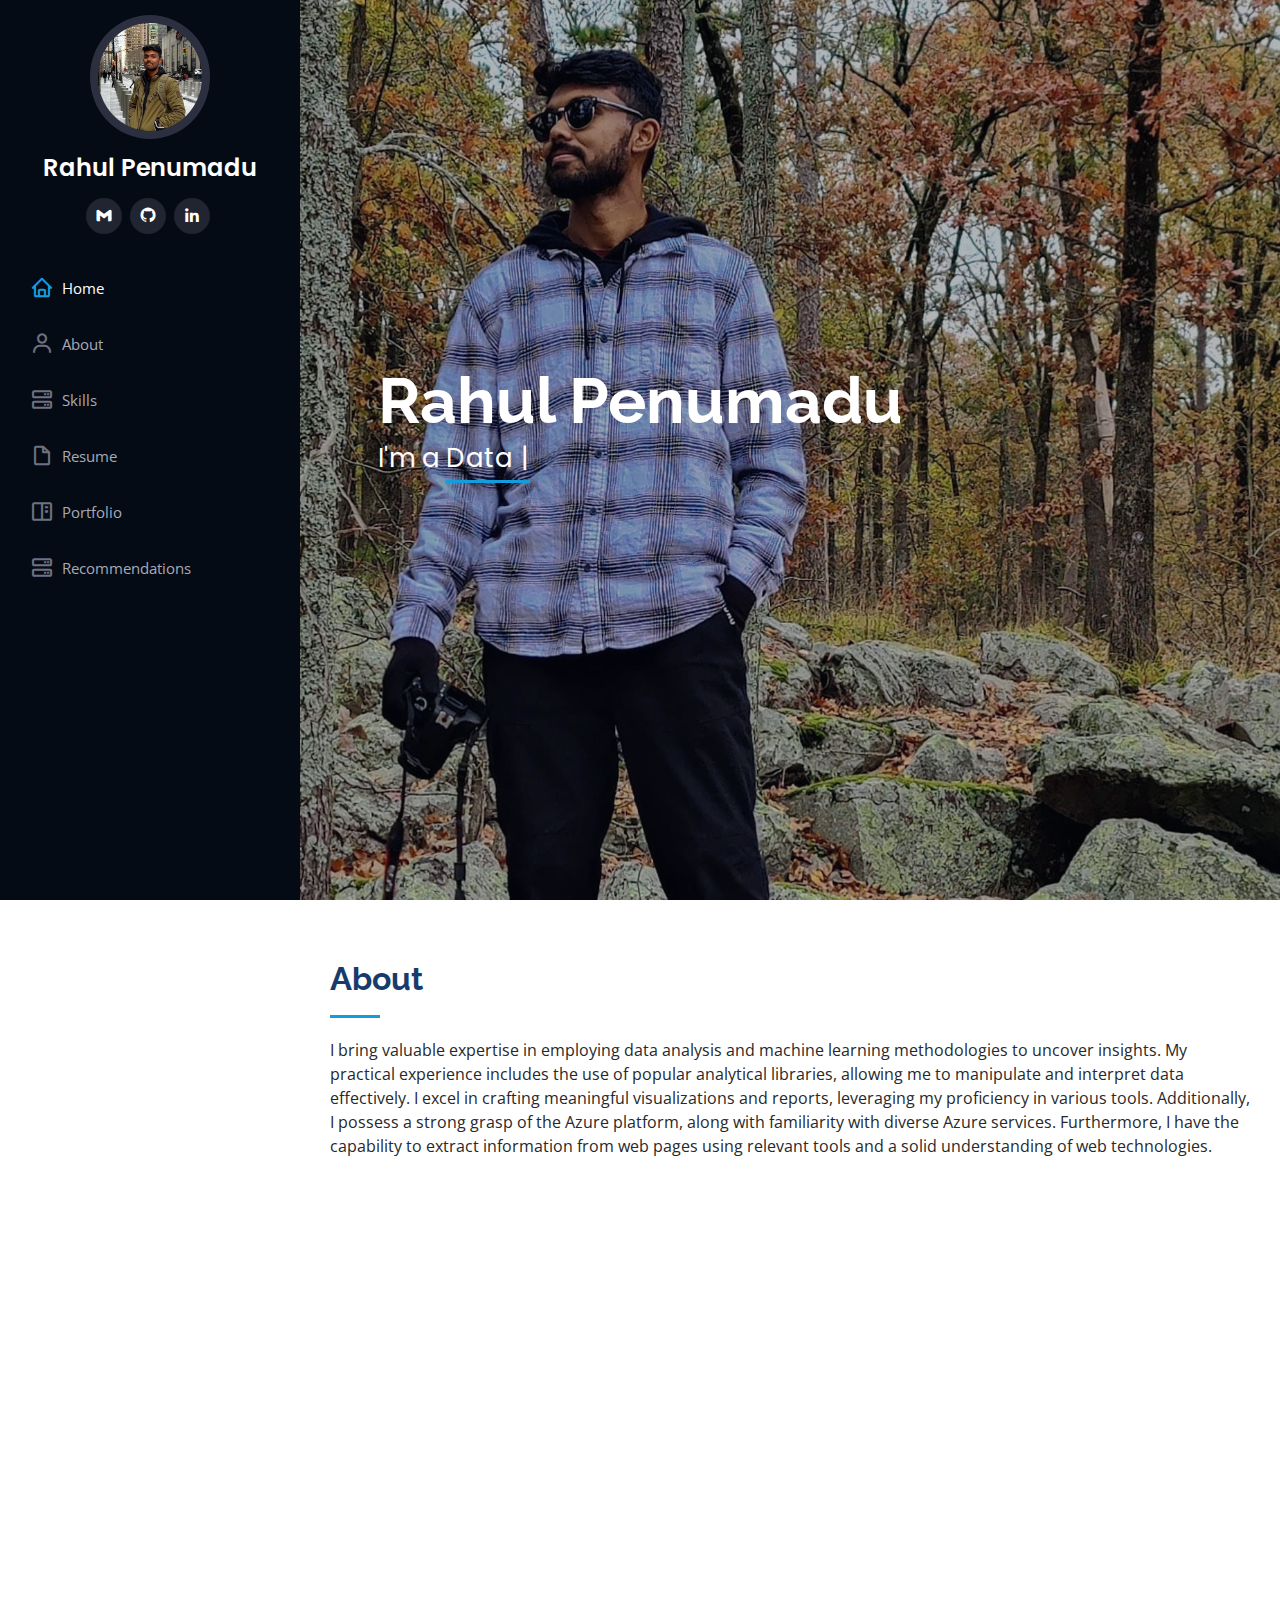
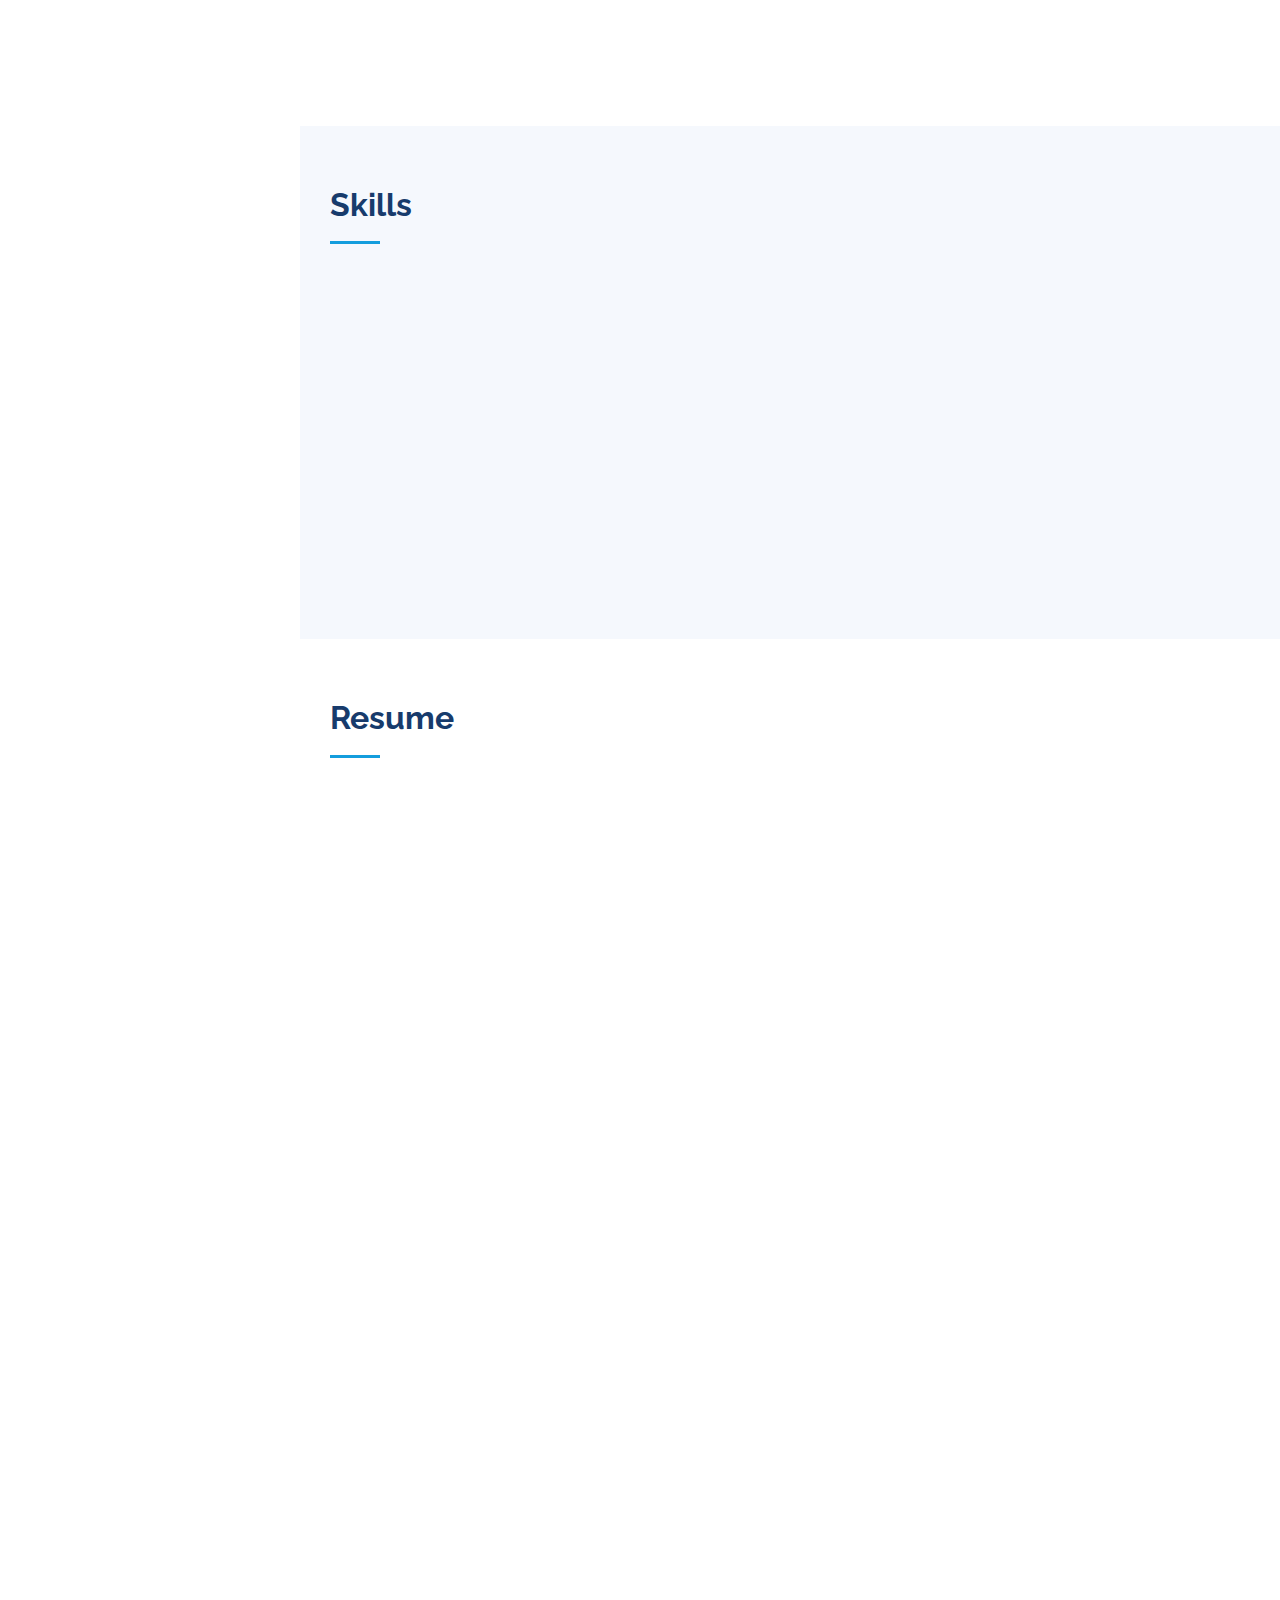
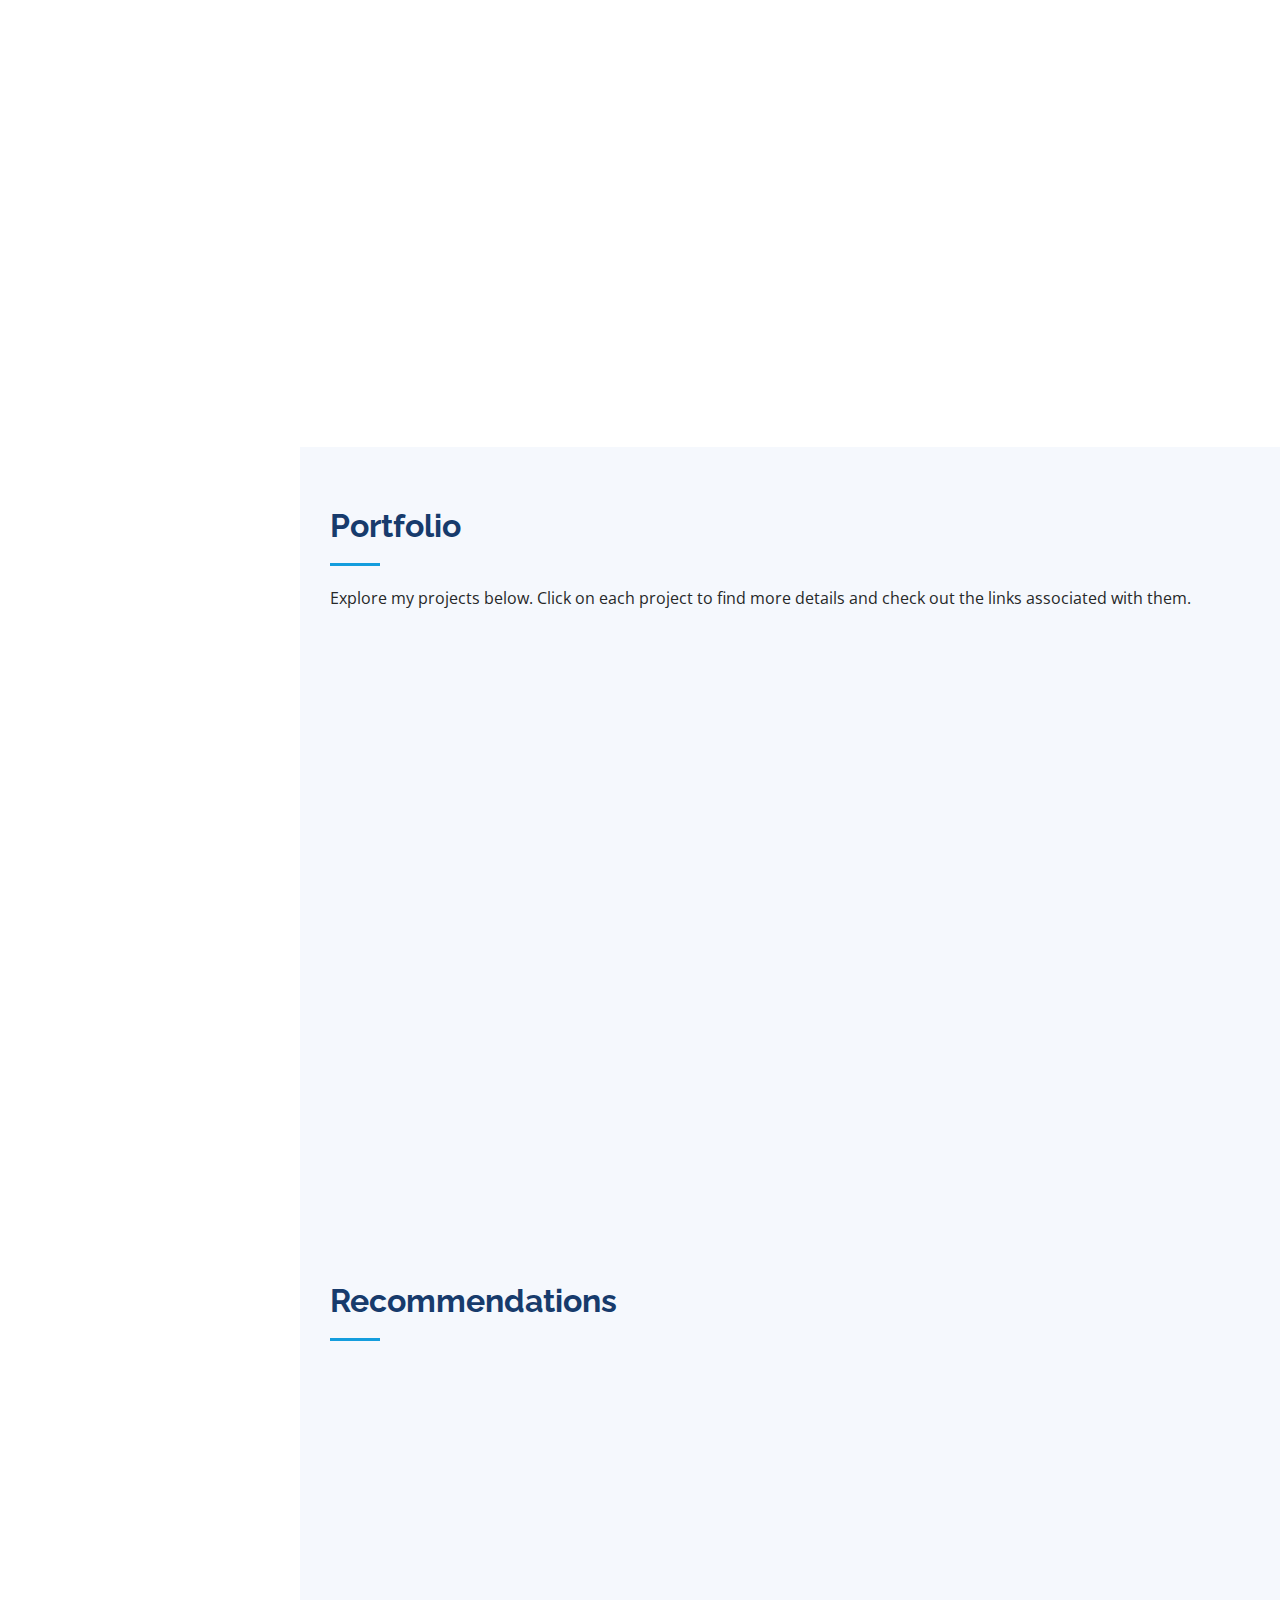
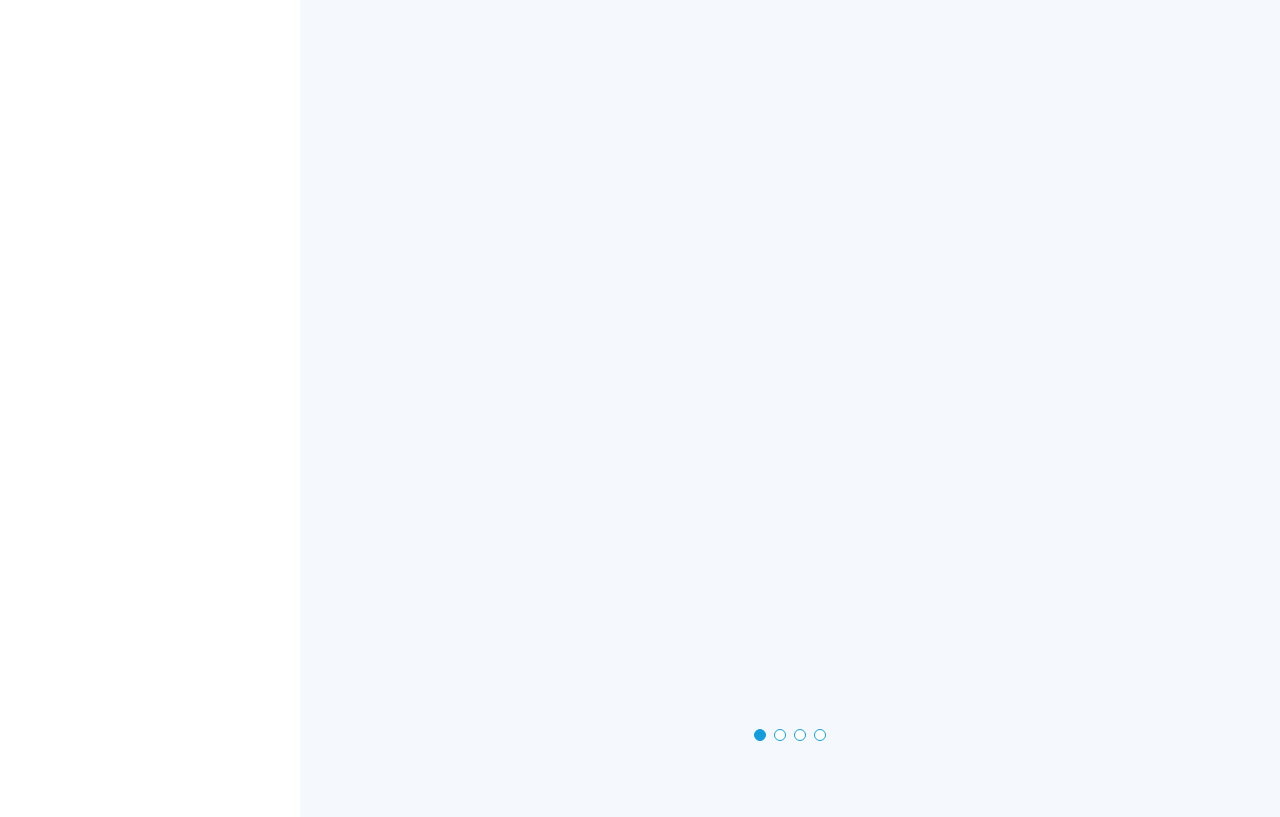
<file: index.html>
<!DOCTYPE html>
<html lang="en">

<head>
  <meta charset="utf-8">
  <meta content="width=device-width, initial-scale=1.0" name="viewport">

  <title>iPortfolio Bootstrap Template - Index</title>
  <meta content="" name="description">
  <meta content="" name="keywords">

  <!-- Favicons -->
  <link href="assets/img/favcon.png" rel="icon">
  <link href="assets/img/appe-touch-icon.png" rel="apple-touch-icon">

  <!-- Google Fonts -->
  <link href="https://fonts.googleapis.com/css?family=Open+Sans:300,300i,400,400i,600,600i,700,700i|Raleway:300,300i,400,400i,500,500i,600,600i,700,700i|Poppins:300,300i,400,400i,500,500i,600,600i,700,700i" rel="stylesheet">

  <!-- Vendor CSS Files -->
  <link href="assets/vendor/aos/aos.css" rel="stylesheet">
  <link href="assets/vendor/bootstrap/css/bootstrap.min.css" rel="stylesheet">
  <link href="assets/vendor/bootstrap-icons/bootstrap-icons.css" rel="stylesheet">
  <link href="assets/vendor/boxicons/css/boxicons.min.css" rel="stylesheet">
  <link href="assets/vendor/glightbox/css/glightbox.min.css" rel="stylesheet">
  <link href="assets/vendor/swiper/swiper-bundle.min.css" rel="stylesheet">

  <!-- Template Main CSS File -->
  <link href="assets/css/style.css" rel="stylesheet">

  <!-- =======================================================
  * Template Name: iPortfolio
  * Updated: Jan 29 2024 with Bootstrap v5.3.2
  * Template URL: https://bootstrapmade.com/iportfolio-bootstrap-portfolio-websites-template/
  * Author: BootstrapMade.com
  * License: https://bootstrapmade.com/license/
  ======================================================== -->
</head>

<body>

  <!-- ======= Mobile nav toggle button ======= -->
  <i class="bi bi-list mobile-nav-toggle d-xl-none"></i>

  <!-- ======= Header ======= -->
  <header id="header">
    <div class="d-flex flex-column">

      <div class="profile">
        <img src="assets/img/portfolio/PROFILEPIC.jpeg" alt="" class="img-fluid rounded-circle">
        <h1 class="text-light"><a href="index.html">Rahul Penumadu</a></h1>
        <div class="social-links mt-3 text-center">
          <a href="mailto:penumaduvenkata@gmail.com" class="gmail"><i class="bx bxl-gmail"></i></a>
          <!-- <a href="#" class="facebook"><i class="bx bxl-facebook"></i></a> -->
          <a href="https://github.com/rahul-penumadu" class="github"><i class="bx bxl-github"></i></a>
          <!--<a href="#" class="google-plus"><i class="bx bxl-skype"></i></a> -->
          <a href="https://www.linkedin.com/in/rahul-penumadu/" class="linkedin"><i class="bx bxl-linkedin"></i></a>
        </div>
      </div>
      
      <nav id="navbar" class="nav-menu navbar">
        <ul>
          <li><a href="#hero" class="nav-link scrollto active"><i class="bx bx-home"></i> <span>Home</span></a></li>
          <li><a href="#about" class="nav-link scrollto"><i class="bx bx-user"></i> <span>About</span></a></li>
          <li><a href="#skills" class="nav-link scrollto"><i class="bx bx-server"></i> <span>Skills</span></a></li>
          <li><a href="#resume" class="nav-link scrollto"><i class="bx bx-file-blank"></i> <span>Resume</span></a></li>
          <li><a href="#portfolio" class="nav-link scrollto"><i class="bx bx-book-content"></i> <span>Portfolio</span></a></li>
          <li><a href="#testimonials" class="nav-link scrollto"><i class="bx bx-server"></i> <span>Recommendations</span></a></li>

        </ul>
      </nav><!-- .nav-menu -->
    </div>
  </header><!-- End Header -->

  <!-- ======= Hero Section ======= -->
  <section id="hero" class="d-flex flex-column justify-content-center align-items-center">
    <div class="hero-container" data-aos="fade-in">
      <h1>Rahul Penumadu</h1>
      <p>I'm a <span class="typed" data-typed-items="Data Analyst, Data Scientist, ML Engineer"></span></p>
    </div>
  </section><!-- End Hero -->

  <main id="main">

    <!-- ======= About Section ======= -->
    <section id="about" class="about">
      <div class="container">

        <div class="section-title">
          <h2>About</h2>
          <p>I bring valuable expertise in employing data analysis and machine learning methodologies to uncover insights. My practical experience includes the use of popular analytical libraries, allowing me to manipulate and interpret data effectively. I excel in crafting meaningful visualizations and reports, leveraging my proficiency in various tools. Additionally, I possess a strong grasp of the Azure platform, along with familiarity with diverse Azure services. Furthermore, I have the capability to extract information from web pages using relevant tools and a solid understanding of web technologies.
          </p>
        </div>

        <div class="row">

          <div class="col-lg-8 pt-4 pt-lg-0 content" data-aos="fade-left">
           
            <h3>Versatile Data Professional:   Bridging the Realms of Data Analytics and Machine Learning</h3>

            <p class="fst-italic">
              
            </p>
            <div class="row">
              <div class="col-lg-6">
                <ul>
                   <!--<li><i class="bi bi-chevron-right"></i> <strong>Birthday:</strong> <span>11 April 1999</span></li>
                  <li><i class="bi bi-chevron-right"></i> <strong>Age:</strong> <span>25</span></li>
                 <li><i class="bi bi-chevron-right"></i> <strong>Highest Education:</strong> <span>Masters</span></li>-->
                  <li><i class="bi bi-chevron-right"></i> <strong>Phone:</strong> <span>+1 (475) 309-2596</span></li>
                  <li><i class="bi bi-chevron-right"></i> <strong>City:</strong> <span>Dallas, USA</span></li>
                </ul>
              </div>
              <div class="col-lg-6">
                <ul>

                  <li><i class="bi bi-chevron-right"></i> <strong>Degree:</strong> <span>Master</span></li>
                  <li><i class="bi bi-chevron-right"></i> <strong>Email:</strong> <span>penumaduvenkata@gmail.com</span></li>
                 <!-- <li><i class="bi bi-chevron-right"></i> <strong>Freelance:</strong> <span>Available</span></li>-->
                </ul>
              </div>
            </div>
            <p>
              In my role at Tata Consultancy Services, as an Identity and Access Management Data Analyst, I spearheaded cross-functional collaboration to ensure GDPR compliance and implemented data-driven initiatives. This resulted in improved efficiency and streamlined reporting accuracy by leveraging SQL, Azure AD, and MySQL. Subsequently, as a Data Analyst at the University of Tennessee, I led impactful contributions to 3D data querying in X-ray tomography. My responsibilities included designing a sophisticated web interface for visualizing intricate data, showcasing my commitment to precision and organizational excellence. Currently, as a Computer Lab Assistant at the University of Texas at Arlington, I deliver exceptional customer service and actively contribute to new lab installations and supply management, highlighting my versatility.
            </p>
          </div>
        </div>

      </div>
    </section><!-- End About Section -->

    <!-- ======= Facts Section ======= -->
    <section id="facts" class="facts">
      <div class="container">

        <div class="section-title">
         <!-- <h2>Facts</h2>
          <p>Magnam dolores commodi suscipit. Necessitatibus eius consequatur ex aliquid fuga eum quidem. Sit sint consectetur velit. Quisquam quos quisquam cupiditate. Et nemo qui impedit suscipit alias ea. Quia fugiat sit in iste officiis commodi quidem hic quas.</p>
          </div>

        <div class="row no-gutters">

          <div class="col-lg-3 col-md-6 d-md-flex align-items-md-stretch" data-aos="fade-up">
            <div class="count-box">
              <i class="bi bi-emoji-smile"></i>
              <span data-purecounter-start="0" data-purecounter-end="232" data-purecounter-duration="1" class="purecounter"></span>
              <p><strong>Happy Clients</strong> consequuntur quae</p>
            </div>
          </div>

          <div class="col-lg-3 col-md-6 d-md-flex align-items-md-stretch" data-aos="fade-up" data-aos-delay="100">
            <div class="count-box">
              <i class="bi bi-journal-richtext"></i>
              <span data-purecounter-start="0" data-purecounter-end="521" data-purecounter-duration="1" class="purecounter"></span>
              <p><strong>Projects</strong> adipisci atque cum quia aut</p>
            </div>
          </div>

          <div class="col-lg-3 col-md-6 d-md-flex align-items-md-stretch" data-aos="fade-up" data-aos-delay="200">
            <div class="count-box">
              <i class="bi bi-headset"></i>
              <span data-purecounter-start="0" data-purecounter-end="1453" data-purecounter-duration="1" class="purecounter"></span>
              <p><strong>Hours Of Support</strong> aut commodi quaerat</p>
            </div>
          </div>

          <div class="col-lg-3 col-md-6 d-md-flex align-items-md-stretch" data-aos="fade-up" data-aos-delay="300">
            <div class="count-box">
              <i class="bi bi-people"></i>
              <span data-purecounter-start="0" data-purecounter-end="32" data-purecounter-duration="1" class="purecounter"></span>
              <p><strong>Hard Workers</strong> rerum asperiores dolor</p>
            </div>
          </div>
        -->
        </div>

      </div>
    </section><!-- End Facts Section -->

    <!-- ======= Skills Section ======= -->
    
    <section id="skills" class="skills section-bg">
      <div class="container">
        <div class="section-title">
          <h2>Skills</h2>
        </div>
    
        <div class="skills-content" data-aos="fade-up">
          <div class="skill-box">
            <span class="skill">MS Power BI</span>
          </div>
    
          <div class="skill-box">
            <span class="skill">Azure AD</span>
          </div>

          <div class="skill-box">
            <span class="skill">Azure SQL Database</span>
          </div>
    
          <div class="skill-box">
            <span class="skill">Tableau</span>
          </div>
    
          <div class="skill-box">
            <span class="skill">CyberArk</span>
          </div>
    
          <div class="skill-box">
            <span class="skill">MS Excel</span>
          </div>
    
          <div class="skill-box">
            <span class="skill">ParaView</span>
          </div>
    
          <div class="skill-box">
            <span class="skill">Jupyter Notebook</span>
          </div>
    
          <div class="skill-box">
            <span class="skill">SailPoint</span>
          </div>
    
          <!-- Add MySQL, PostgreSQL, and Python -->
          <div class="skill-box">
            <span class="skill">MySQL</span>
          </div>
     
          <div class="skill-box">
            <span class="skill">PostgreSQL</span>
          </div>
    
          <div class="skill-box">
            <span class="skill">Python</span>
          </div>
    
          <!-- Add NumPy, Pandas, SciKit-Learn, Matplotlib, and Seaborn -->
          <div class="skill-box">
            <span class="skill">NumPy</span>
          </div>
    
          <div class="skill-box">
            <span class="skill">Pandas</span>
          </div>
    
          <div class="skill-box">
            <span class="skill">SciKit-Learn</span>
          </div>
    
          <div class="skill-box">
            <span class="skill">Matplotlib</span>
          </div>
    
          <div class="skill-box">
            <span class="skill">Seaborn</span>
          </div>
        </div>
      </div>
    </section>
    
    
    <!-- End Skills Section -->

    <!-- ======= Resume Section ======= -->
    <section id="resume" class="resume">
      <div class="container">

        <div class="section-title">
          <h2>Resume</h2>
          
        </div>

        <div class="row">
          <div class="col-lg-6" data-aos="fade-up">
            <h3 class="resume-title">Summary</h3>
            <div class="resume-item pb-0">
              <h4>Venkata Sai Rahul Penumadu</h4>
              <p><em>• Proficient with data analysis and machine learning concepts, as well as hands-on experience with a variety of analytical libraries such as NumPy, Pandas and SciKit-Learn 
                • Familiarity with data visualization tools such as Tableau, Power BI, Matplotlib and Seaborn
                • Strong working knowledge with Azure platform especially with Azure AD and familiar with working of other Azure services 
                • Ability to extract data from web pages using libraries such as BeautifulSoup and, understanding of HTML, CSS, and JavaScript for web page 
                </em></p>
              <ul>
                <li>Dallas, TX</li>
                <li>(475) 309-2596</li>
                <li>penumaduvenkata@gmail.com</li>
              </ul>
            </div>

            <h3 class="resume-title">Education</h3>
            <div class="resume-item">
              <h4>Master of Science in Computer Science</h4>
              <h5>2022 - 2024 |  CGPA : 4.00</h5>
              <p><em>University of Texas at Arlington</em></p>
              <p></p>
            </div>
            <div class="resume-item">
              <h4>Bachelor of Technology in Computer Science</h4>
              <h5>2016 - 2020 |  CGPA : 3.66</h5>
              <p><em>Karunya Institute of Technology and Sciences</em></p>
              <p></p> </div>
              <h3 class="resume-title">Certifications </h3>
              <div class="resume-item">
                <h5>Microsoft Certified-Azure Fundamentals (AZ 900)</h5>
                <h5>Microsoft Certified: Azure AI Fundamentals (AI 900)</h5>
                
              </div>
            </div>
          
          <div class="col-lg-6" data-aos="fade-up" data-aos-delay="100">
            <h3 class="resume-title">Professional Experience</h3>
            <div class="resume-item">
              <h4>Identity and Access Management Data Analyst - Tata Consultancy Services</h4>
              <h5> Nov 2020 - June 2022</h5>
              <p><em> </em></p>
              <ul>
                <li>Spearheaded cross-functional collaboration with IAM, Legal, and IT Security teams to ensure GDPR and industry compliance alignment</li>
                <li>Leveraged Azure AD and Azure SQL Database for in-depth access log analysis, resulting in a 10% improvement in compliance reporting accuracy and enabling proactive identification of potential risks </li>
                <li>Analyzed access tickets (status, aging, resolution) to identify access control improvements & potential security risks, optimizing resource allocation</li>
                <li>Identified high-impact client issues and prioritized access control improvements based on ticket trends (type, frequency). This resulted in a 15% increase in efficiency, streamlining the access request process for users</li>
                <li>Conducted comprehensive risk assessments using Power BI, collaborating with cross-functional teams to implement mitigation strategies, and achieving a 15% reduction in identified risks</li>
              <li>Conducted root cause analysis to resolve access and synchronization issues, enhancing data integrity and system reliability</li>
              </ul>
            </div>
            <div class="resume-item">
              <h4>Data Analyst Intern – University of Tennessee</h4>
              <h5>June 2023 - July 2023</h5>
              <p><em></em></p>
              <ul>
                <li>Led pivotal contributions to data analysis and 3D data querying in X-ray tomography and sample reconstruction using Paraview</li>
                <li>Designed and implemented a sophisticated web interface for visualizing complex data, including original 2D slices and segmented images highlighting air, solid, and pore/air regions</li>
                <li>Demonstrated meticulous data management skills to ensure precision and organization in handling X-ray tomography data during my tenure</li>
              </ul>
            </div>
          </div>
        </div>

      </div>
    </section><!-- End Resume Section -->

    <!-- ======= Portfolio Section ======= -->
    <section id="portfolio" class="portfolio section-bg">
      <div class="container">

        <div class="section-title">
          <h2>Portfolio</h2>
          <p>Explore my projects below. Click on each project to find more details and check out the links associated with them.</p>
        </div>
        

        <div class="row" data-aos="fade-up">
          <div class="col-lg-12 d-flex justify-content-center">
            <ul id="portfolio-flters">
              <li data-filter="*" class="filter-active">All</li>
              <li data-filter=".filter-app">Data Analytics</li>
              <li data-filter=".filter-card">Machine Learning</li>
              <!--<li data-filter=".filter-web">Web</li>-->
            </ul>
          </div>
        </div>

        <div class="row portfolio-container" data-aos="fade-up" data-aos-delay="100">

          <div class="col-lg-4 col-md-6 portfolio-item filter-app">
            <div class="portfolio-wrap">
              <img src="assets/img/portfolio/IMDB_THUMBB121212.jpeg" class="img-fluid" alt="">
              <div class="portfolio-links">
                
                <a href="portfolio-details_cricket.html" title="More Details"><i class="bx bx-link"></i></a>
              </div>
            </div>
          </div>

          <div class="col-lg-4 col-md-6 portfolio-item filter-card">
            <div class="portfolio-wrap">
              <img src="assets/img/portfolio/HEALTH_THUMB.webp" class="img-fluid" alt="">
              <div class="portfolio-links">
                <a href="portfolio-details_cluster.html" title="More Details"><i class="bx bx-link"></i></a>
              </div>
            </div>
          </div>

          <div class="col-lg-4 col-md-6 portfolio-item filter-app">
            <div class="portfolio-wrap">
              <img src="assets/img/portfolio/Motor-Vehicle_THUMBB.webp" class="img-fluid" alt="">
              <div class="portfolio-links">
                <a href="portfolio-details_motor.html" title="More Details"><i class="bx bx-link"></i></a>
              </div>
            </div>
          </div>

          <div class="col-lg-4 col-md-6 portfolio-item filter-card">
            <div class="portfolio-wrap">
              <img src="assets/img/Term-Deposit.jpg" class="img-fluid" alt="">
              <div class="portfolio-links">
                <a href="portfolio-details_DT.html" title="More Details"><i class="bx bx-link"></i></a>
              </div>
            </div>
          </div>

                    <div class="col-lg-4 col-md-6 portfolio-item filter-app">
            <div class="portfolio-wrap">
              <img src="assets/img/portfolio/output_image_resized.png" class="img-fluid" alt="">
              <div class="portfolio-links">
                <a href="portfolio-details_sales.html" title="More Details"><i class="bx bx-link"></i></a>
              </div>
            </div>
          </div>
<!--
          <div class="col-lg-4 col-md-6 portfolio-item filter-web">
            <div class="portfolio-wrap">
              <img src="assets/img/portfolio/portfolio-5.jpg" class="img-fluid" alt="">
              <div class="portfolio-links">
                <a href="assets/img/portfolio/portfolio-5.jpg" data-gallery="portfolioGallery" class="portfolio-lightbox" title="Web 2"><i class="bx bx-plus"></i></a>
                <a href="portfolio-details.html" title="More Details"><i class="bx bx-link"></i></a>
              </div>
            </div>
          </div>

          <div class="col-lg-4 col-md-6 portfolio-item filter-app">
            <div class="portfolio-wrap">
              <img src="assets/img/portfolio/portfolio-6.jpg" class="img-fluid" alt="">
              <div class="portfolio-links">
                <a href="assets/img/portfolio/portfolio-6.jpg" data-gallery="portfolioGallery" class="portfolio-lightbox" title="App 3"><i class="bx bx-plus"></i></a>
                <a href="portfolio-details.html" title="More Details"><i class="bx bx-link"></i></a>
              </div>
            </div>
          </div>

          <div class="col-lg-4 col-md-6 portfolio-item filter-card">
            <div class="portfolio-wrap">
              <img src="assets/img/portfolio/portfolio-7.jpg" class="img-fluid" alt="">
              <div class="portfolio-links">
                <a href="assets/img/portfolio/portfolio-7.jpg" data-gallery="portfolioGallery" class="portfolio-lightbox" title="Card 1"><i class="bx bx-plus"></i></a>
                <a href="portfolio-details.html" title="More Details"><i class="bx bx-link"></i></a>
              </div>
            </div>
          </div>

          <div class="col-lg-4 col-md-6 portfolio-item filter-card">
            <div class="portfolio-wrap">
              <img src="assets/img/portfolio/portfolio-8.jpg" class="img-fluid" alt="">
              <div class="portfolio-links">
                <a href="assets/img/portfolio/portfolio-8.jpg" data-gallery="portfolioGallery" class="portfolio-lightbox" title="Card 3"><i class="bx bx-plus"></i></a>
                <a href="portfolio-details.html" title="More Details"><i class="bx bx-link"></i></a>
              </div>
            </div>
          </div>

          <div class="col-lg-4 col-md-6 portfolio-item filter-web">
            <div class="portfolio-wrap">
              <img src="assets/img/portfolio/portfolio-9.jpg" class="img-fluid" alt="">
              <div class="portfolio-links">
                <a href="assets/img/portfolio/portfolio-9.jpg" data-gallery="portfolioGallery" class="portfolio-lightbox" title="Web 3"><i class="bx bx-plus"></i></a>
                <a href="portfolio-details.html" title="More Details"><i class="bx bx-link"></i></a>
              </div>
            </div>
          </div>

        -->      </div>

      </div>
    </section><!-- End Portfolio Section -->

    <!-- ======= Services Section =======
    <section id="services" class="services">
      <div class="container">

        <div class="section-title">
          <h2>Services</h2>
          <p>Magnam dolores commodi suscipit. Necessitatibus eius consequatur ex aliquid fuga eum quidem. Sit sint consectetur velit. Quisquam quos quisquam cupiditate. Et nemo qui impedit suscipit alias ea. Quia fugiat sit in iste officiis commodi quidem hic quas.</p>
        </div>

        <div class="row">
          <div class="col-lg-4 col-md-6 icon-box" data-aos="fade-up">
            <div class="icon"><i class="bi bi-briefcase"></i></div>
            <h4 class="title"><a href="">Lorem Ipsum</a></h4>
            <p class="description">Voluptatum deleniti atque corrupti quos dolores et quas molestias excepturi sint occaecati cupiditate non provident</p>
          </div>
          <div class="col-lg-4 col-md-6 icon-box" data-aos="fade-up" data-aos-delay="100">
            <div class="icon"><i class="bi bi-card-checklist"></i></div>
            <h4 class="title"><a href="">Dolor Sitema</a></h4>
            <p class="description">Minim veniam, quis nostrud exercitation ullamco laboris nisi ut aliquip ex ea commodo consequat tarad limino ata</p>
          </div>
          <div class="col-lg-4 col-md-6 icon-box" data-aos="fade-up" data-aos-delay="200">
            <div class="icon"><i class="bi bi-bar-chart"></i></div>
            <h4 class="title"><a href="">Sed ut perspiciatis</a></h4>
            <p class="description">Duis aute irure dolor in reprehenderit in voluptate velit esse cillum dolore eu fugiat nulla pariatur</p>
          </div>
          <div class="col-lg-4 col-md-6 icon-box" data-aos="fade-up" data-aos-delay="300">
            <div class="icon"><i class="bi bi-binoculars"></i></div>
            <h4 class="title"><a href="">Magni Dolores</a></h4>
            <p class="description">Excepteur sint occaecat cupidatat non proident, sunt in culpa qui officia deserunt mollit anim id est laborum</p>
          </div>
          <div class="col-lg-4 col-md-6 icon-box" data-aos="fade-up" data-aos-delay="400">
            <div class="icon"><i class="bi bi-brightness-high"></i></div>
            <h4 class="title"><a href="">Nemo Enim</a></h4>
            <p class="description">At vero eos et accusamus et iusto odio dignissimos ducimus qui blanditiis praesentium voluptatum deleniti atque</p>
          </div>
          <div class="col-lg-4 col-md-6 icon-box" data-aos="fade-up" data-aos-delay="500">
            <div class="icon"><i class="bi bi-calendar4-week"></i></div>
            <h4 class="title"><a href="">Eiusmod Tempor</a></h4>
            <p class="description">Et harum quidem rerum facilis est et expedita distinctio. Nam libero tempore, cum soluta nobis est eligendi</p>
          </div>
        </div>

      </div>
    </section> End Services Section -->

    <!-- ======= Testimonials Section ======= -->
    <section id="testimonials" class="testimonials section-bg">
      <div class="container">

        <div class="section-title">
          <h2>Recommendations</h2>
          
        </div>

        <div class="testimonials-slider swiper" data-aos="fade-up" data-aos-delay="100">
          <div class="swiper-wrapper">

            <div class="swiper-slide">
              <div class="testimonial-item" data-aos="fade-up">
                <p>
                  <i class="bx bxs-quote-alt-left quote-icon-left"></i>
                  During his tenure at Tata Consultancy Services, Rahul consistently demonstrated exemplary communication skills. His ability to articulate complex ideas and actively listen to others contributed significantly to cross-functional collaboration. Rahul's leadership qualities were evident in his proactive approach to ensuring GDPR compliance, showcasing strong problem-solving skills and analytical thinking. His teamwork and collaboration were commendable, fostering positive relationships within the team. Rahul's adaptability and resourcefulness in finding solutions made him an invaluable asset to our organization.


                  <i class="bx bxs-quote-alt-right quote-icon-right"></i>
                </p>
                
                <h3>Tapos Das</h3>
                <h4>Technical Architect</h4>
              </div>
            </div><!-- End testimonial item -->

            <div class="swiper-slide">
              <div class="testimonial-item" data-aos="fade-up" data-aos-delay="100">
                <p>
                  <i class="bx bxs-quote-alt-left quote-icon-left"></i>
                  Rahul's contributions to our team at Tata Consultancy Services were marked by strong leadership abilities and a customer-focused approach. His communication skills were instrumental in fostering positive relationships with cross-functional teams and clients alike. Rahul's adaptability to changing circumstances and openness to new ideas were evident in his role, contributing to process improvements and innovation. His initiative and self-starter mentality were evident in his consistent willingness to take on additional responsibilities, showcasing a proactive approach that positively impacted our team dynamics.
                  <i class="bx bxs-quote-alt-right quote-icon-right"></i>
                </p>
                
                <h3>Ankan Chandra</h3>
                <h4>IAM Cosultant</h4>
              </div>
            </div><!-- End testimonial item -->
                        
            <div class="swiper-slide">
   <div class="testimonial-item" data-aos="fade-up" data-aos-delay="100">
                      <p>
                  <i class="bx bxs-quote-alt-left quote-icon-left"></i>
                 I highly recommend Venkata Sai Rahul Penumadu for a full-time data analytics and data science position. I have known Rahul since May 2023, supervising him as a research intern at the University of Tennessee, Knoxville. Rahul excelled in developing a web-based application for visualizing additive manufactured metal parts' data sets using x-ray imaging. As a project manager, I've mentored numerous researchers, and Rahul stands out as one of the most proactive and rapid learners, achieving tasks that would take others months. He adeptly navigated materials science engineering concepts, leveraging his computer science background in CSS, Java, HTML, and Python. Rahul is equally effective independently and in cross-functional teams, contributing to critical project updates. With excellent time management, Rahul's proactive approach and versatility make him an ideal candidate for a data analytics and data science role.
                  <i class="bx bxs-quote-alt-right quote-icon-right"></i>
                </p>
                 <h3>Stephen Young</h3>
                <h4> Research Scientist </h4>
            
      
   </div>
</div> 
               
            <div class="swiper-slide">
              <div class="testimonial-item" data-aos="fade-up" data-aos-delay="200">
                <p>
                  <i class="bx bxs-quote-alt-left quote-icon-left"></i>
                  I had the pleasure of working closely with Rahul during his role as an Identity and Access Management Data Analyst at Tata Consultancy Services. His effective time management and commitment to meeting deadlines were notable, reflecting his efficient workflow. Rahul's attention to detail and consistency in delivering quality results were evident in his work, especially when implementing data-driven compliance initiatives. His innovative thinking and willingness to explore new ideas showcased a proactive approach to problem-solving. Rahul's initiative and self-starter mentality made a positive impact on the overall efficiency of our team.
                  <i class="bx bxs-quote-alt-right quote-icon-right"></i>
                </p>
                
                <h3>Srikar Peddikuppa</h3>
                <h4>Information System Security Officer</h4>
              </div>
            </div><!-- End testimonial item -->

            </div><!-- End testimonial item -->

            
            </div><!-- End testimonial item -->

          </div>
          <div class="swiper-pagination"></div>
        </div>

      </div>
    </section><!-- End Testimonials Section -->

    <!-- ======= Contact Section ======= 
    <section id="contact" class="contact">
      <div class="container">

        <div class="section-title">
          <h2>Contact</h2>
          <p>Magnam dolores commodi suscipit. Necessitatibus eius consequatur ex aliquid fuga eum quidem. Sit sint consectetur velit. Quisquam quos quisquam cupiditate. Et nemo qui impedit suscipit alias ea. Quia fugiat sit in iste officiis commodi quidem hic quas.</p>
        </div>

        <div class="row" data-aos="fade-in">

          <div class="col-lg-5 d-flex align-items-stretch">
            <div class="info">
              <div class="address">
                <i class="bi bi-geo-alt"></i>
                <h4>Location:</h4>
                <p>A108 Adam Street, New York, NY 535022</p>
              </div>

              <div class="email">
                <i class="bi bi-envelope"></i>
                <h4>Email:</h4>
                <p>info@example.com</p>
              </div>

              <div class="phone">
                <i class="bi bi-phone"></i>
                <h4>Call:</h4>
                <p>+1 5589 55488 55s</p>
              </div>

              <iframe src="https://www.google.com/maps/embed?pb=!1m14!1m8!1m3!1d12097.433213460943!2d-74.0062269!3d40.7101282!3m2!1i1024!2i768!4f13.1!3m3!1m2!1s0x0%3A0xb89d1fe6bc499443!2sDowntown+Conference+Center!5e0!3m2!1smk!2sbg!4v1539943755621" frameborder="0" style="border:0; width: 100%; height: 290px;" allowfullscreen></iframe>
            </div>

          </div>

          <div class="col-lg-7 mt-5 mt-lg-0 d-flex align-items-stretch">
            <form action="forms/contact.php" method="post" role="form" class="php-email-form">
              <div class="row">
                <div class="form-group col-md-6">
                  <label for="name">Your Name</label>
                  <input type="text" name="name" class="form-control" id="name" required>
                </div>
                <div class="form-group col-md-6">
                  <label for="name">Your Email</label>
                  <input type="email" class="form-control" name="email" id="email" required>
                </div>
              </div>
              <div class="form-group">
                <label for="name">Subject</label>
                <input type="text" class="form-control" name="subject" id="subject" required>
              </div>
              <div class="form-group">
                <label for="name">Message</label>
                <textarea class="form-control" name="message" rows="10" required></textarea>
              </div>
              <div class="my-3">
                <div class="loading">Loading</div>
                <div class="error-message"></div>
                <div class="sent-message">Your message has been sent. Thank you!</div>
              </div>
              <div class="text-center"><button type="submit">Send Message</button></div>
            </form>
          </div>

        </div>

      </div>
    </section><!-- End Contact Section -->
  
  </main><!-- End #main -->

  <!-- ======= Footer ======= 
  <footer id="footer">
    <div class="container">
      <div class="copyright">
        &copy; Copyright <strong><span>iPortfolio</span></strong>
      </div>
      <div class="credits">
        <!-- All the links in the footer should remain intact. -->
        <!-- You can delete the links only if you purchased the pro version. -->
        <!-- Licensing information: https://bootstrapmade.com/license/ 
        <!-- Purchase the pro version with working PHP/AJAX contact form: https://bootstrapmade.com/iportfolio-bootstrap-portfolio-websites-template/ 
        Designed by <a href="https://bootstrapmade.com/">BootstrapMade</a>
      </div>
    </div>
  </footer> End  Footer 
-->

  <a href="#" class="back-to-top d-flex align-items-center justify-content-center"><i class="bi bi-arrow-up-short"></i></a>

  <!-- Vendor JS Files -->
  <script src="assets/vendor/purecounter/purecounter_vanilla.js"></script>
  <script src="assets/vendor/aos/aos.js"></script>
  <script src="assets/vendor/bootstrap/js/bootstrap.bundle.min.js"></script>
  <script src="assets/vendor/glightbox/js/glightbox.min.js"></script>
  <script src="assets/vendor/isotope-layout/isotope.pkgd.min.js"></script>
  <script src="assets/vendor/swiper/swiper-bundle.min.js"></script>
  <script src="assets/vendor/typed.js/typed.umd.js"></script>
  <script src="assets/vendor/waypoints/noframework.waypoints.js"></script>
  <script src="assets/vendor/php-email-form/validate.js"></script>

  <!-- Template Main JS File -->
  <script src="assets/js/main.js"></script>

</body>

</html>
</file>
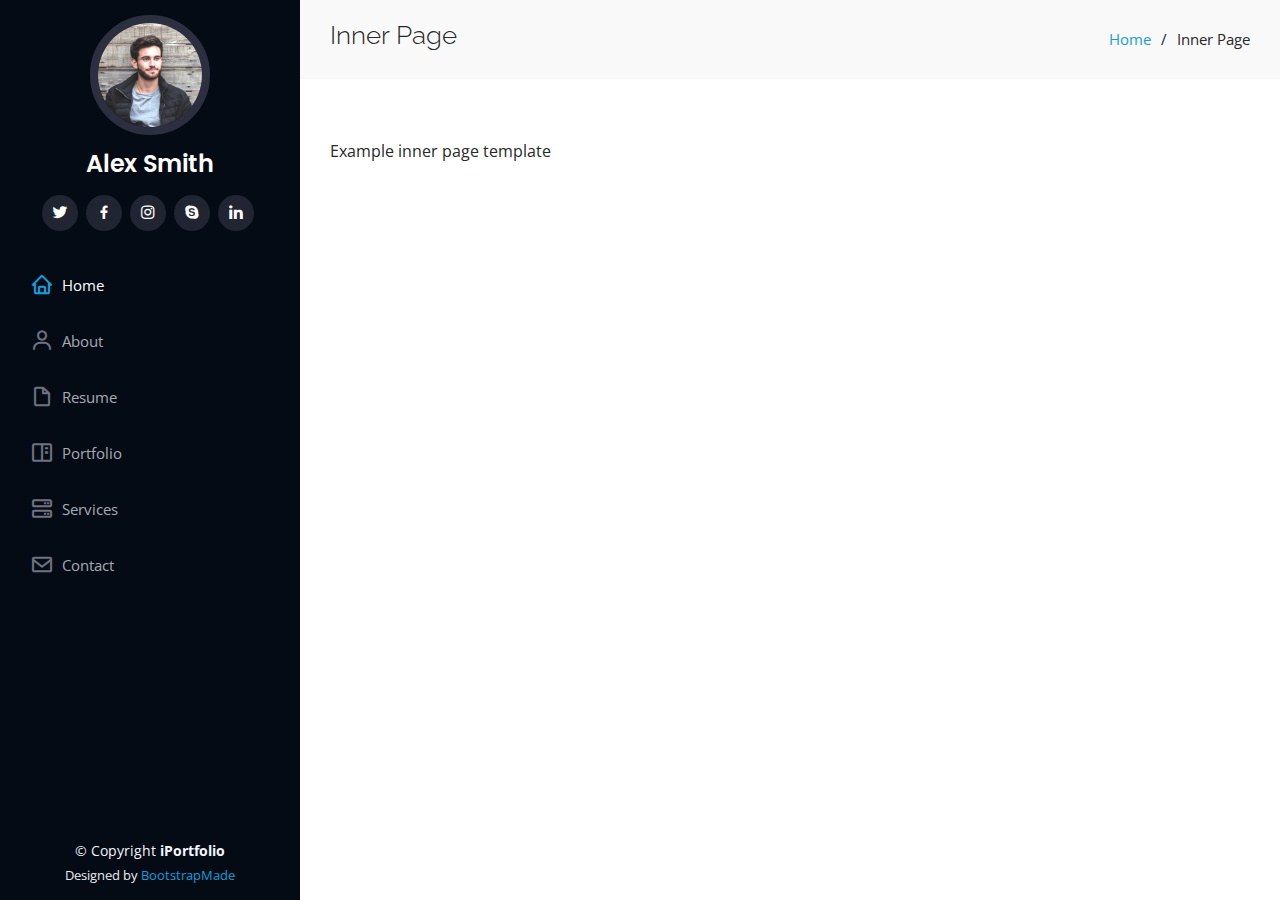
<file: inner-page.html>
<!DOCTYPE html>
<html lang="en">

<head>
  <meta charset="utf-8">
  <meta content="width=device-width, initial-scale=1.0" name="viewport">

  <title>Inner Page - iPortfolio Bootstrap Template</title>
  <meta content="" name="description">
  <meta content="" name="keywords">

  <!-- Favicons -->
  <link href="assets/img/favicon.png" rel="icon">
  <link href="assets/img/apple-touch-icon.png" rel="apple-touch-icon">

  <!-- Google Fonts -->
  <link href="https://fonts.googleapis.com/css?family=Open+Sans:300,300i,400,400i,600,600i,700,700i|Raleway:300,300i,400,400i,500,500i,600,600i,700,700i|Poppins:300,300i,400,400i,500,500i,600,600i,700,700i" rel="stylesheet">

  <!-- Vendor CSS Files -->
  <link href="assets/vendor/aos/aos.css" rel="stylesheet">
  <link href="assets/vendor/bootstrap/css/bootstrap.min.css" rel="stylesheet">
  <link href="assets/vendor/bootstrap-icons/bootstrap-icons.css" rel="stylesheet">
  <link href="assets/vendor/boxicons/css/boxicons.min.css" rel="stylesheet">
  <link href="assets/vendor/glightbox/css/glightbox.min.css" rel="stylesheet">
  <link href="assets/vendor/swiper/swiper-bundle.min.css" rel="stylesheet">

  <!-- Template Main CSS File -->
  <link href="assets/css/style.css" rel="stylesheet">

  <!-- =======================================================
  * Template Name: iPortfolio
  * Updated: Jan 29 2024 with Bootstrap v5.3.2
  * Template URL: https://bootstrapmade.com/iportfolio-bootstrap-portfolio-websites-template/
  * Author: BootstrapMade.com
  * License: https://bootstrapmade.com/license/
  ======================================================== -->
</head>

<body>

  <!-- ======= Mobile nav toggle button ======= -->
  <i class="bi bi-list mobile-nav-toggle d-xl-none"></i>

  <!-- ======= Header ======= -->
  <header id="header">
    <div class="d-flex flex-column">

      <div class="profile">
        <img src="assets/img/profile-img.jpg" alt="" class="img-fluid rounded-circle">
        <h1 class="text-light"><a href="index.html">Alex Smith</a></h1>
        <div class="social-links mt-3 text-center">
          <a href="#" class="twitter"><i class="bx bxl-twitter"></i></a>
          <a href="#" class="facebook"><i class="bx bxl-facebook"></i></a>
          <a href="#" class="instagram"><i class="bx bxl-instagram"></i></a>
          <a href="#" class="google-plus"><i class="bx bxl-skype"></i></a>
          <a href="#" class="linkedin"><i class="bx bxl-linkedin"></i></a>
        </div>
      </div>

      <nav id="navbar" class="nav-menu navbar">
        <ul>
          <li><a href="#hero" class="nav-link scrollto active"><i class="bx bx-home"></i> <span>Home</span></a></li>
          <li><a href="#about" class="nav-link scrollto"><i class="bx bx-user"></i> <span>About</span></a></li>
          <li><a href="#resume" class="nav-link scrollto"><i class="bx bx-file-blank"></i> <span>Resume</span></a></li>
          <li><a href="#portfolio" class="nav-link scrollto"><i class="bx bx-book-content"></i> <span>Portfolio</span></a></li>
          <li><a href="#services" class="nav-link scrollto"><i class="bx bx-server"></i> <span>Services</span></a></li>
          <li><a href="#contact" class="nav-link scrollto"><i class="bx bx-envelope"></i> <span>Contact</span></a></li>
        </ul>
      </nav><!-- .nav-menu -->
    </div>
  </header><!-- End Header -->

  <main id="main">

    <!-- ======= Breadcrumbs ======= -->
    <section class="breadcrumbs">
      <div class="container">

        <div class="d-flex justify-content-between align-items-center">
          <h2>Inner Page</h2>
          <ol>
            <li><a href="index.html">Home</a></li>
            <li>Inner Page</li>
          </ol>
        </div>

      </div>
    </section><!-- End Breadcrumbs -->

    <section class="inner-page">
      <div class="container">
        <p>
          Example inner page template
        </p>
      </div>
    </section>

  </main><!-- End #main -->

  <!-- ======= Footer ======= -->
  <footer id="footer">
    <div class="container">
      <div class="copyright">
        &copy; Copyright <strong><span>iPortfolio</span></strong>
      </div>
      <div class="credits">
        <!-- All the links in the footer should remain intact. -->
        <!-- You can delete the links only if you purchased the pro version. -->
        <!-- Licensing information: https://bootstrapmade.com/license/ -->
        <!-- Purchase the pro version with working PHP/AJAX contact form: https://bootstrapmade.com/iportfolio-bootstrap-portfolio-websites-template/ -->
        Designed by <a href="https://bootstrapmade.com/">BootstrapMade</a>
      </div>
    </div>
  </footer><!-- End  Footer -->

  <a href="#" class="back-to-top d-flex align-items-center justify-content-center"><i class="bi bi-arrow-up-short"></i></a>

  <!-- Vendor JS Files -->
  <script src="assets/vendor/purecounter/purecounter_vanilla.js"></script>
  <script src="assets/vendor/aos/aos.js"></script>
  <script src="assets/vendor/bootstrap/js/bootstrap.bundle.min.js"></script>
  <script src="assets/vendor/glightbox/js/glightbox.min.js"></script>
  <script src="assets/vendor/isotope-layout/isotope.pkgd.min.js"></script>
  <script src="assets/vendor/swiper/swiper-bundle.min.js"></script>
  <script src="assets/vendor/typed.js/typed.umd.js"></script>
  <script src="assets/vendor/waypoints/noframework.waypoints.js"></script>
  <script src="assets/vendor/php-email-form/validate.js"></script>

  <!-- Template Main JS File -->
  <script src="assets/js/main.js"></script>

</body>

</html>
</file>
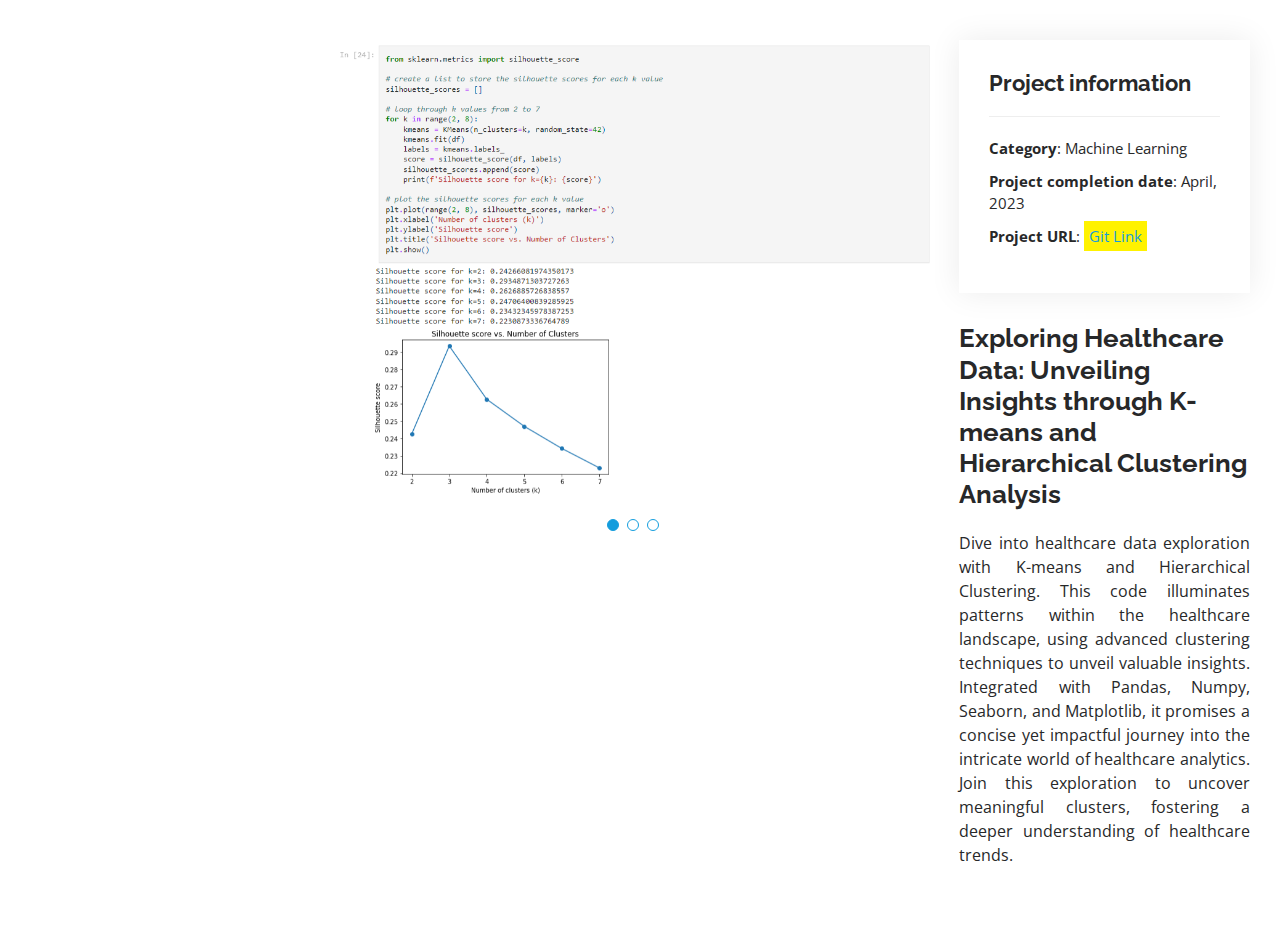
<file: portfolio-details_cluster.html>
<!DOCTYPE html>
<html lang="en">

<head>
  <meta charset="utf-8">
  <meta content="width=device-width, initial-scale=1.0" name="viewport">

  <title>Portfolio Details - Personal Bootstrap Template</title>
  <meta content="" name="description">
  <meta content="" name="keywords">

  <!-- Favicons -->
  <link href="assets/img/favicon.png" rel="icon">
  <link href="assets/img/apple-touch-icon.png" rel="apple-touch-icon">

  <!-- Google Fonts -->
  <link href="https://fonts.googleapis.com/css?family=Open+Sans:300,300i,400,400i,600,600i,700,700i|Raleway:300,300i,400,400i,500,500i,600,600i,700,700i|Poppins:300,300i,400,400i,500,500i,600,600i,700,700i" rel="stylesheet">

  <!-- Vendor CSS Files -->
  <link href="assets/vendor/aos/aos.css" rel="stylesheet">
  <link href="assets/vendor/bootstrap/css/bootstrap.min.css" rel="stylesheet">
  <link href="assets/vendor/bootstrap-icons/bootstrap-icons.css" rel="stylesheet">
  <link href="assets/vendor/boxicons/css/boxicons.min.css" rel="stylesheet">
  <link href="assets/vendor/glightbox/css/glightbox.min.css" rel="stylesheet">
  <link href="assets/vendor/swiper/swiper-bundle.min.css" rel="stylesheet">

  <!-- Template Main CSS File -->
  <link href="assets/css/style.css" rel="stylesheet">

  <!-- =======================================================
  * Template Name: MyResume
  * Updated: Jul 27 2023 with Bootstrap v5.3.1
  * Template URL: https://bootstrapmade.com/free-html-bootstrap-template-my-resume/
  * Author: BootstrapMade.com
  * License: https://bootstrapmade.com/license/
  ======================================================== -->
</head>

<body>

  <main id="main">

    <!-- ======= Portfolio Details Section ======= -->
    <section id="portfolio-details" class="portfolio-details">
      <div class="container">

        <div class="row gy-4">

          <div class="col-lg-8">
            <div class="portfolio-details-slider swiper">
              <div class="swiper-wrapper align-items-center">

                <div class="swiper-slide">
                  <img src="assets\img\portfolio\CLUST_2.png" alt="">
                </div>

                <div class="swiper-slide">
                  <img src="assets\img\portfolio\CLUS_3.png" alt="">
                </div>

                <div class="swiper-slide">
                  <img src="assets\img\portfolio\CLUST_1.png" alt="">
                </div>

           

              </div>
              <div class="swiper-pagination"></div>
            </div>
          </div>

          <div class="col-lg-4">
            <div class="portfolio-info">
              <h3>Project information</h3>
              <ul>
                <li><strong>Category</strong>: Machine Learning </li>
                
                <li><strong>Project completion date</strong>: April, 2023</li>
                <li><strong>Project URL</strong>: <a href="https://github.com/rahul-penumadu/CLUSTERING/tree/main"  style="background-color: rgb(255, 242, 0); padding: 5px;">Git Link</a></li>
              </ul>
            </div>
            <div class="portfolio-description">
              <h2>Exploring Healthcare Data: Unveiling Insights through K-means and Hierarchical Clustering Analysis</h2>
              <p align = "justify">
                Dive into healthcare data exploration with K-means and Hierarchical Clustering. This code illuminates patterns within the healthcare landscape, using advanced clustering techniques to unveil valuable insights. Integrated with Pandas, Numpy, Seaborn, and Matplotlib, it promises a concise yet impactful journey into the intricate world of healthcare analytics. Join this exploration to uncover meaningful clusters, fostering a deeper understanding of healthcare trends.            </div>
          </div>

        </div>

      </div>
    </section><!-- End Portfolio Details Section -->

  </main><!-- End #main -->

  <div id="preloader"></div>
  <a href="#" class="back-to-top d-flex align-items-center justify-content-center"><i class="bi bi-arrow-up-short"></i></a>

  <!-- Vendor JS Files -->
  <script src="assets/vendor/purecounter/purecounter_vanilla.js"></script>
  <script src="assets/vendor/aos/aos.js"></script>
  <script src="assets/vendor/bootstrap/js/bootstrap.bundle.min.js"></script>
  <script src="assets/vendor/glightbox/js/glightbox.min.js"></script>
  <script src="assets/vendor/isotope-layout/isotope.pkgd.min.js"></script>
  <script src="assets/vendor/swiper/swiper-bundle.min.js"></script>
  <script src="assets/vendor/typed.js/typed.umd.js"></script>
  <script src="assets/vendor/waypoints/noframework.waypoints.js"></script>
  <script src="assets/vendor/php-email-form/validate.js"></script>

  <!-- Template Main JS File -->
  <script src="assets/js/main.js"></script>

</body>

</html>
</file>
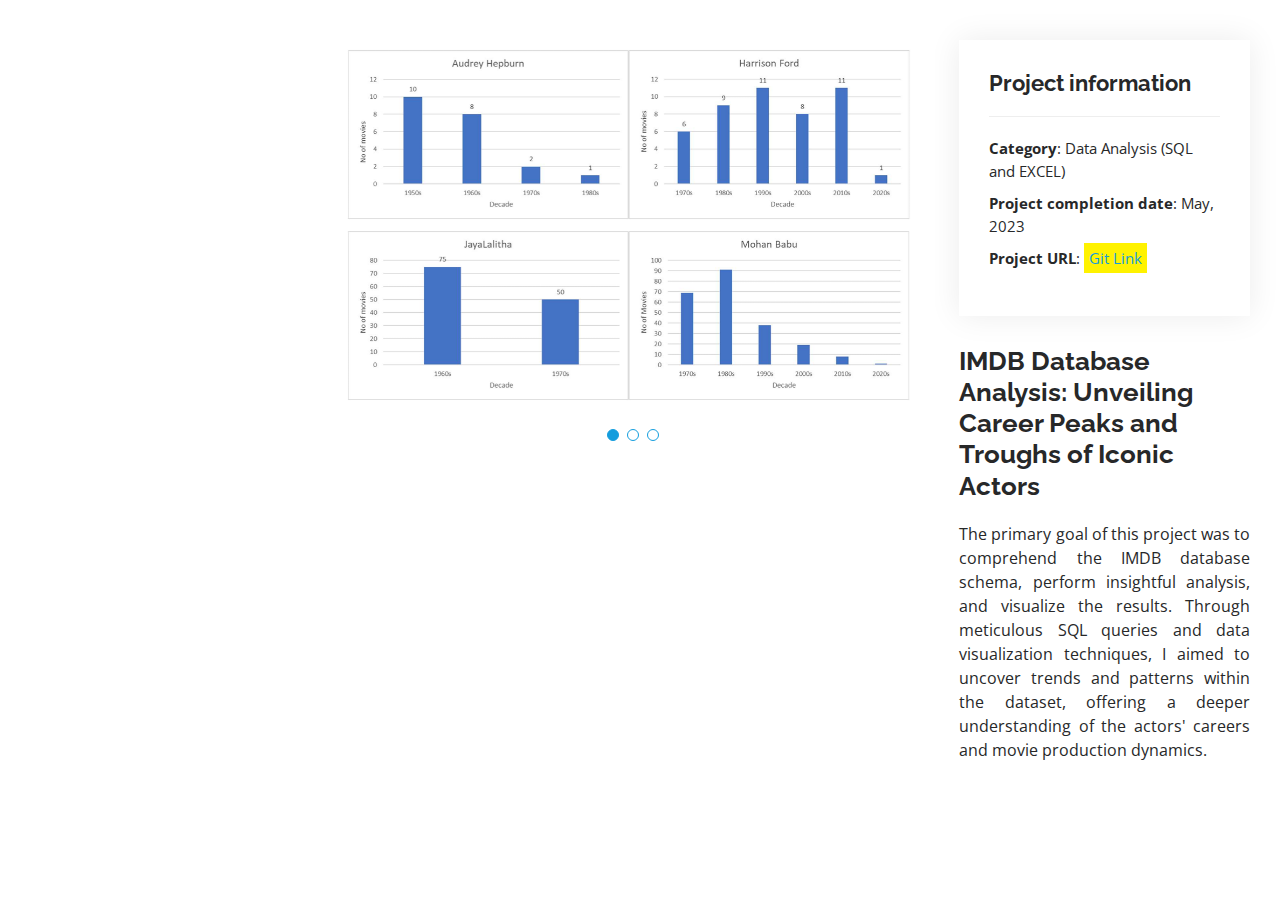
<file: portfolio-details_cricket.html>
<!DOCTYPE html>
<html lang="en">

<head>
  <meta charset="utf-8">
  <meta content="width=device-width, initial-scale=1.0" name="viewport">

  <title>Portfolio Details - Personal Bootstrap Template</title>
  <meta content="" name="description">
  <meta content="" name="keywords">

  <!-- Favicons -->
  <link href="assets/img/favicon.png" rel="icon">
  <link href="assets/img/apple-touch-icon.png" rel="apple-touch-icon">

  <!-- Google Fonts -->
  <link href="https://fonts.googleapis.com/css?family=Open+Sans:300,300i,400,400i,600,600i,700,700i|Raleway:300,300i,400,400i,500,500i,600,600i,700,700i|Poppins:300,300i,400,400i,500,500i,600,600i,700,700i" rel="stylesheet">

  <!-- Vendor CSS Files -->
  <link href="assets/vendor/aos/aos.css" rel="stylesheet">
  <link href="assets/vendor/bootstrap/css/bootstrap.min.css" rel="stylesheet">
  <link href="assets/vendor/bootstrap-icons/bootstrap-icons.css" rel="stylesheet">
  <link href="assets/vendor/boxicons/css/boxicons.min.css" rel="stylesheet">
  <link href="assets/vendor/glightbox/css/glightbox.min.css" rel="stylesheet">
  <link href="assets/vendor/swiper/swiper-bundle.min.css" rel="stylesheet">

  <!-- Template Main CSS File -->
  <link href="assets/css/style.css" rel="stylesheet">

  <!-- =======================================================
  * Template Name: MyResume
  * Updated: Jul 27 2023 with Bootstrap v5.3.1
  * Template URL: https://bootstrapmade.com/free-html-bootstrap-template-my-resume/
  * Author: BootstrapMade.com
  * License: https://bootstrapmade.com/license/
  ======================================================== -->
</head>

<body>

  <main id="main">

    <!-- ======= Portfolio Details Section ======= -->
    <section id="portfolio-details" class="portfolio-details">
      <div class="container">

        <div class="row gy-4">

          <div class="col-lg-8">
            <div class="portfolio-details-slider swiper">
              <div class="swiper-wrapper align-items-center">

                <div class="swiper-slide">
                  <img src="assets\img\portfolio\imdb_2.png" alt="">
                </div>

                <div class="swiper-slide">
                  <img src="assets\img\portfolio\imdb_3.png" alt="">
                </div>

                <div class="swiper-slide">
                  <img src="assets\img\portfolio\imdb_1.png" alt="">
                </div>

              </div>
              <div class="swiper-pagination"></div>
            </div>
          </div>

          <div class="col-lg-4">
            <div class="portfolio-info">
              <h3>Project information</h3>
              <ul>
                <li><strong>Category</strong>: Data Analysis (SQL and EXCEL)</li>
                <li><strong>Project completion date</strong>: May, 2023</li>
                <li><strong>Project URL</strong>: <a href="https://github.com/rahul-penumadu/IMDB/tree/main" style="background-color: rgb(255, 242, 0); padding: 5px;">Git Link</a></li>
              </ul>
            </div>
            <div class="portfolio-description">
              <h2>IMDB Database Analysis: Unveiling Career Peaks and Troughs of Iconic Actors</h2>
              <p align="justify">
                The primary goal of this project was to comprehend the IMDB database schema, perform insightful analysis, and visualize the results. Through meticulous SQL queries and data visualization techniques, I aimed to uncover trends and patterns within the dataset, offering a deeper understanding of the actors' careers and movie production dynamics.
              </p>
            </div>
          </div>
          

        </div>

      </div>
    </section><!-- End Portfolio Details Section -->

  </main><!-- End #main -->

  <div id="preloader"></div>
  <a href="#" class="back-to-top d-flex align-items-center justify-content-center"><i class="bi bi-arrow-up-short"></i></a>

  <!-- Vendor JS Files -->
  <script src="assets/vendor/purecounter/purecounter_vanilla.js"></script>
  <script src="assets/vendor/aos/aos.js"></script>
  <script src="assets/vendor/bootstrap/js/bootstrap.bundle.min.js"></script>
  <script src="assets/vendor/glightbox/js/glightbox.min.js"></script>
  <script src="assets/vendor/isotope-layout/isotope.pkgd.min.js"></script>
  <script src="assets/vendor/swiper/swiper-bundle.min.js"></script>
  <script src="assets/vendor/typed.js/typed.umd.js"></script>
  <script src="assets/vendor/waypoints/noframework.waypoints.js"></script>
  <script src="assets/vendor/php-email-form/validate.js"></script>

  <!-- Template Main JS File -->
  <script src="assets/js/main.js"></script>

</body>

</html>
</file>
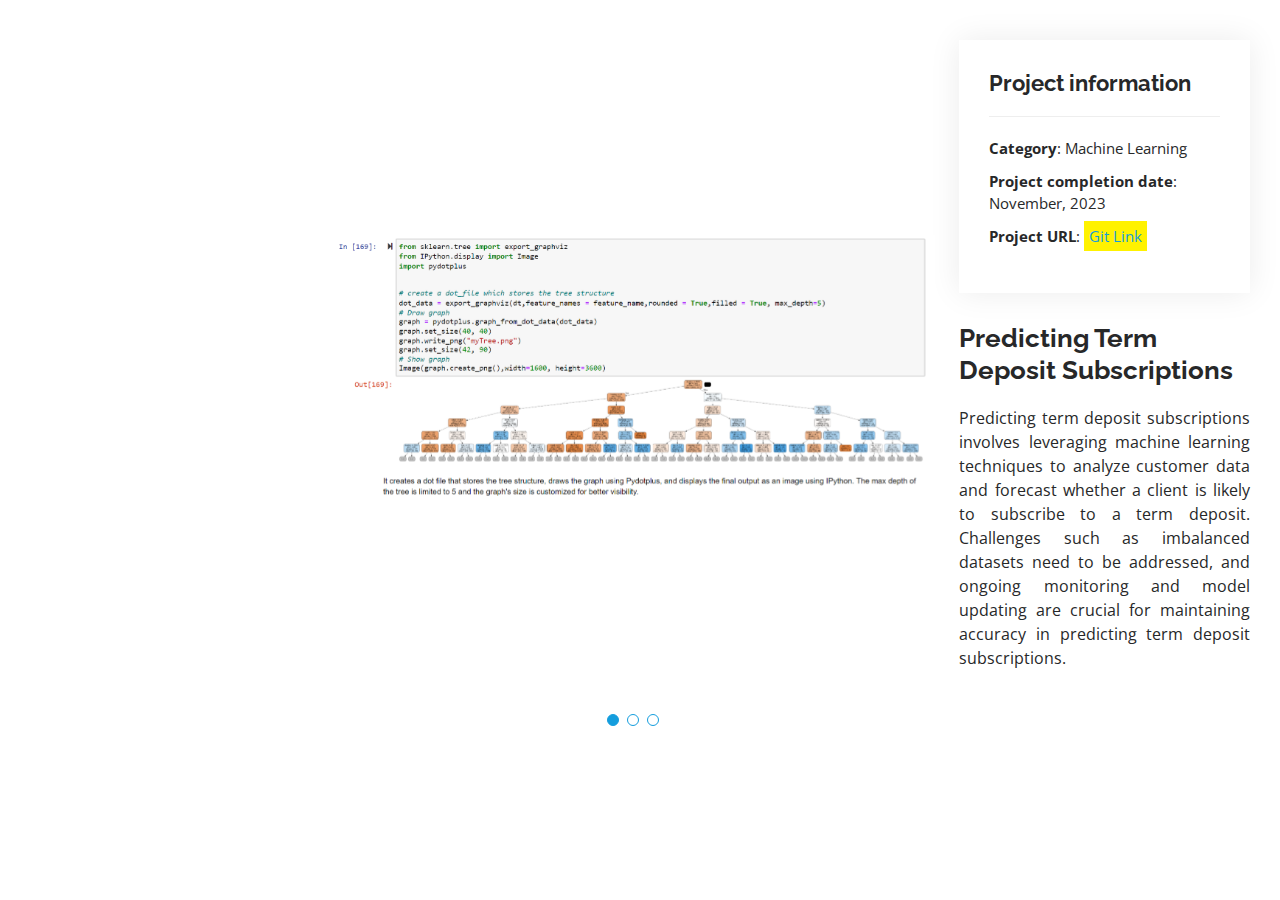
<file: portfolio-details_DT.html>
<!DOCTYPE html>
<html lang="en">

<head>
  <meta charset="utf-8">
  <meta content="width=device-width, initial-scale=1.0" name="viewport">

  <title>Portfolio Details - Personal Bootstrap Template</title>
  <meta content="" name="description">
  <meta content="" name="keywords">

  <!-- Favicons -->
  <link href="assets/img/favicon.png" rel="icon">
  <link href="assets/img/apple-touch-icon.png" rel="apple-touch-icon">

  <!-- Google Fonts -->
  <link href="https://fonts.googleapis.com/css?family=Open+Sans:300,300i,400,400i,600,600i,700,700i|Raleway:300,300i,400,400i,500,500i,600,600i,700,700i|Poppins:300,300i,400,400i,500,500i,600,600i,700,700i" rel="stylesheet">

  <!-- Vendor CSS Files -->
  <link href="assets/vendor/aos/aos.css" rel="stylesheet">
  <link href="assets/vendor/bootstrap/css/bootstrap.min.css" rel="stylesheet">
  <link href="assets/vendor/bootstrap-icons/bootstrap-icons.css" rel="stylesheet">
  <link href="assets/vendor/boxicons/css/boxicons.min.css" rel="stylesheet">
  <link href="assets/vendor/glightbox/css/glightbox.min.css" rel="stylesheet">
  <link href="assets/vendor/swiper/swiper-bundle.min.css" rel="stylesheet">

  <!-- Template Main CSS File -->
  <link href="assets/css/style.css" rel="stylesheet">

  <!-- =======================================================
  * Template Name: MyResume
  * Updated: Jul 27 2023 with Bootstrap v5.3.1
  * Template URL: https://bootstrapmade.com/free-html-bootstrap-template-my-resume/
  * Author: BootstrapMade.com
  * License: https://bootstrapmade.com/license/
  ======================================================== -->
</head>

<body>

  <main id="main">

    <!-- ======= Portfolio Details Section ======= -->
    <section id="portfolio-details" class="portfolio-details">
      <div class="container">

        <div class="row gy-4">

          <div class="col-lg-8">
            <div class="portfolio-details-slider swiper">
              <div class="swiper-wrapper align-items-center">

                <div class="swiper-slide">
                  <img src="assets\img\portfolio\DT_3.png" alt="">
                </div>

                <div class="swiper-slide">
                  <img src="assets\img\portfolio\DT_2.png" alt="">
                </div>

                <div class="swiper-slide">
                  <img src="assets\img\portfolio\DT_1.png" alt="">
                </div>


              </div>
              <div class="swiper-pagination"></div>
            </div>
          </div>

          <div class="col-lg-4">
            <div class="portfolio-info">
              <h3>Project information</h3>
              <ul>
                <li><strong>Category</strong>: Machine Learning</li>
                
                <li><strong>Project completion date</strong>: November, 2023</li>
                <li><strong>Project URL</strong>: <a href="https://github.com/rahul-penumadu/decisionTree"  style="background-color: rgb(255, 242, 0); padding: 5px;">Git Link</a></li>
              </ul>
            </div>
            <div class="portfolio-description">
              <h2>Predicting Term Deposit Subscriptions</h2>
              <p align = "justify">
                Predicting term deposit subscriptions involves leveraging machine learning techniques to analyze customer data and forecast whether a client is likely to subscribe to a term deposit. Challenges such as imbalanced datasets need to be addressed, and ongoing monitoring and model updating are crucial for maintaining accuracy in predicting term deposit subscriptions.            </div>
          </div>

        </div>

      </div>
    </section><!-- End Portfolio Details Section -->

  </main><!-- End #main -->

  <div id="preloader"></div>
  <a href="#" class="back-to-top d-flex align-items-center justify-content-center"><i class="bi bi-arrow-up-short"></i></a>

  <!-- Vendor JS Files -->
  <script src="assets/vendor/purecounter/purecounter_vanilla.js"></script>
  <script src="assets/vendor/aos/aos.js"></script>
  <script src="assets/vendor/bootstrap/js/bootstrap.bundle.min.js"></script>
  <script src="assets/vendor/glightbox/js/glightbox.min.js"></script>
  <script src="assets/vendor/isotope-layout/isotope.pkgd.min.js"></script>
  <script src="assets/vendor/swiper/swiper-bundle.min.js"></script>
  <script src="assets/vendor/typed.js/typed.umd.js"></script>
  <script src="assets/vendor/waypoints/noframework.waypoints.js"></script>
  <script src="assets/vendor/php-email-form/validate.js"></script>

  <!-- Template Main JS File -->
  <script src="assets/js/main.js"></script>

</body>

</html>
</file>
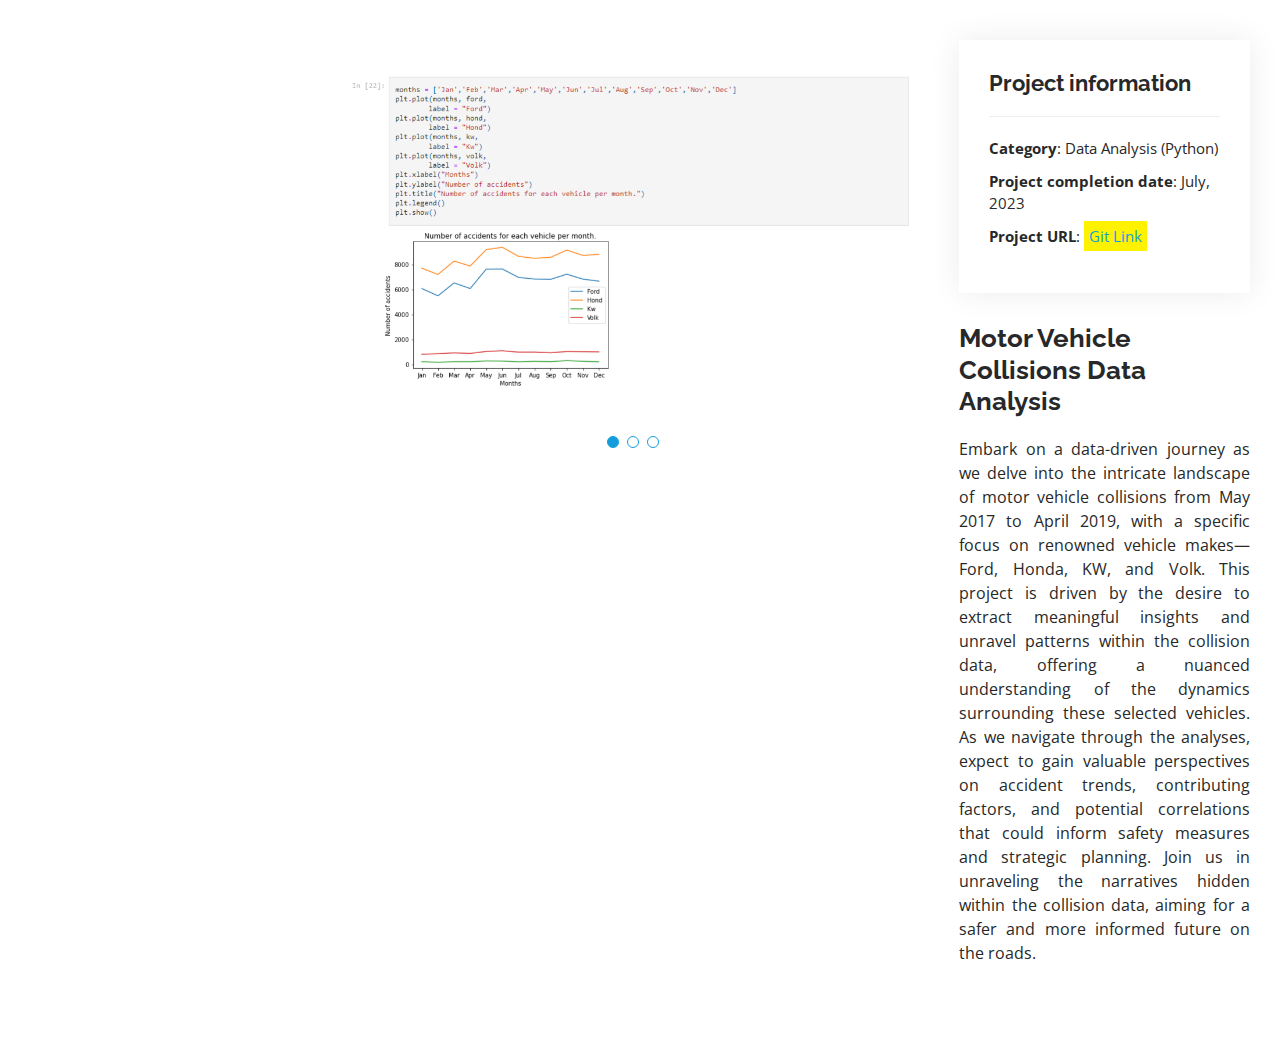
<file: portfolio-details_motor.html>
<!DOCTYPE html>
<html lang="en">

<head>
  <meta charset="utf-8">
  <meta content="width=device-width, initial-scale=1.0" name="viewport">

  <title>Portfolio Details - Personal Bootstrap Template</title>
  <meta content="" name="description">
  <meta content="" name="keywords">

  <!-- Favicons -->
  <link href="assets/img/favicon.png" rel="icon">
  <link href="assets/img/apple-touch-icon.png" rel="apple-touch-icon">

  <!-- Google Fonts -->
  <link href="https://fonts.googleapis.com/css?family=Open+Sans:300,300i,400,400i,600,600i,700,700i|Raleway:300,300i,400,400i,500,500i,600,600i,700,700i|Poppins:300,300i,400,400i,500,500i,600,600i,700,700i" rel="stylesheet">

  <!-- Vendor CSS Files -->
  <link href="assets/vendor/aos/aos.css" rel="stylesheet">
  <link href="assets/vendor/bootstrap/css/bootstrap.min.css" rel="stylesheet">
  <link href="assets/vendor/bootstrap-icons/bootstrap-icons.css" rel="stylesheet">
  <link href="assets/vendor/boxicons/css/boxicons.min.css" rel="stylesheet">
  <link href="assets/vendor/glightbox/css/glightbox.min.css" rel="stylesheet">
  <link href="assets/vendor/swiper/swiper-bundle.min.css" rel="stylesheet">

  <!-- Template Main CSS File -->
  <link href="assets/css/style.css" rel="stylesheet">

  <!-- =======================================================
  * Template Name: MyResume
  * Updated: Jul 27 2023 with Bootstrap v5.3.1
  * Template URL: https://bootstrapmade.com/free-html-bootstrap-template-my-resume/
  * Author: BootstrapMade.com
  * License: https://bootstrapmade.com/license/
  ======================================================== -->
</head>

<body>

  <main id="main">

    <!-- ======= Portfolio Details Section ======= -->
    <section id="portfolio-details" class="portfolio-details">
      <div class="container">

        <div class="row gy-4">

          <div class="col-lg-8">
            <div class="portfolio-details-slider swiper">
              <div class="swiper-wrapper align-items-center">

                <div class="swiper-slide">
                  <img src="assets\img\portfolio\MOTOR_2.png" alt="">
                </div>

                <div class="swiper-slide">
                  <img src="assets\img\portfolio\MOTOR_3.png" alt="">
                </div>

                <div class="swiper-slide">
                  <img src="assets\img\portfolio\MOTOR_1.png" alt="">
                </div>

       
              </div>
              <div class="swiper-pagination"></div>
            </div>
          </div>

          <div class="col-lg-4">
            <div class="portfolio-info">
              <h3>Project information</h3>
              <ul>
                <li><strong>Category</strong>: Data Analysis (Python)</li>
                
                <li><strong>Project completion date</strong>: July, 2023</li>
                <li><strong>Project URL</strong>: <a href="https://github.com/rahul-penumadu/motor-vehicle-collisions-analysis"  style="background-color: rgb(255, 242, 0); padding: 5px;">Git Link</a></li>
              </ul>
            </div>
            <div class="portfolio-description">
              <h2>Motor Vehicle Collisions Data Analysis</h2>
              <p align = "justify">
                Embark on a data-driven journey as we delve into the intricate landscape of motor vehicle collisions from May 2017 to April 2019, with a specific focus on renowned vehicle makes—Ford, Honda, KW, and Volk. This project is driven by the desire to extract meaningful insights and unravel patterns within the collision data, offering a nuanced understanding of the dynamics surrounding these selected vehicles. As we navigate through the analyses, expect to gain valuable perspectives on accident trends, contributing factors, and potential correlations that could inform safety measures and strategic planning. Join us in unraveling the narratives hidden within the collision data, aiming for a safer and more informed future on the roads.              </p>
            </div>
          </div>

        </div>

      </div>
    </section><!-- End Portfolio Details Section -->

  </main><!-- End #main -->

  <div id="preloader"></div>
  <a href="#" class="back-to-top d-flex align-items-center justify-content-center"><i class="bi bi-arrow-up-short"></i></a>

  <!-- Vendor JS Files -->
  <script src="assets/vendor/purecounter/purecounter_vanilla.js"></script>
  <script src="assets/vendor/aos/aos.js"></script>
  <script src="assets/vendor/bootstrap/js/bootstrap.bundle.min.js"></script>
  <script src="assets/vendor/glightbox/js/glightbox.min.js"></script>
  <script src="assets/vendor/isotope-layout/isotope.pkgd.min.js"></script>
  <script src="assets/vendor/swiper/swiper-bundle.min.js"></script>
  <script src="assets/vendor/typed.js/typed.umd.js"></script>
  <script src="assets/vendor/waypoints/noframework.waypoints.js"></script>
  <script src="assets/vendor/php-email-form/validate.js"></script>

  <!-- Template Main JS File -->
  <script src="assets/js/main.js"></script>

</body>

</html>
</file>
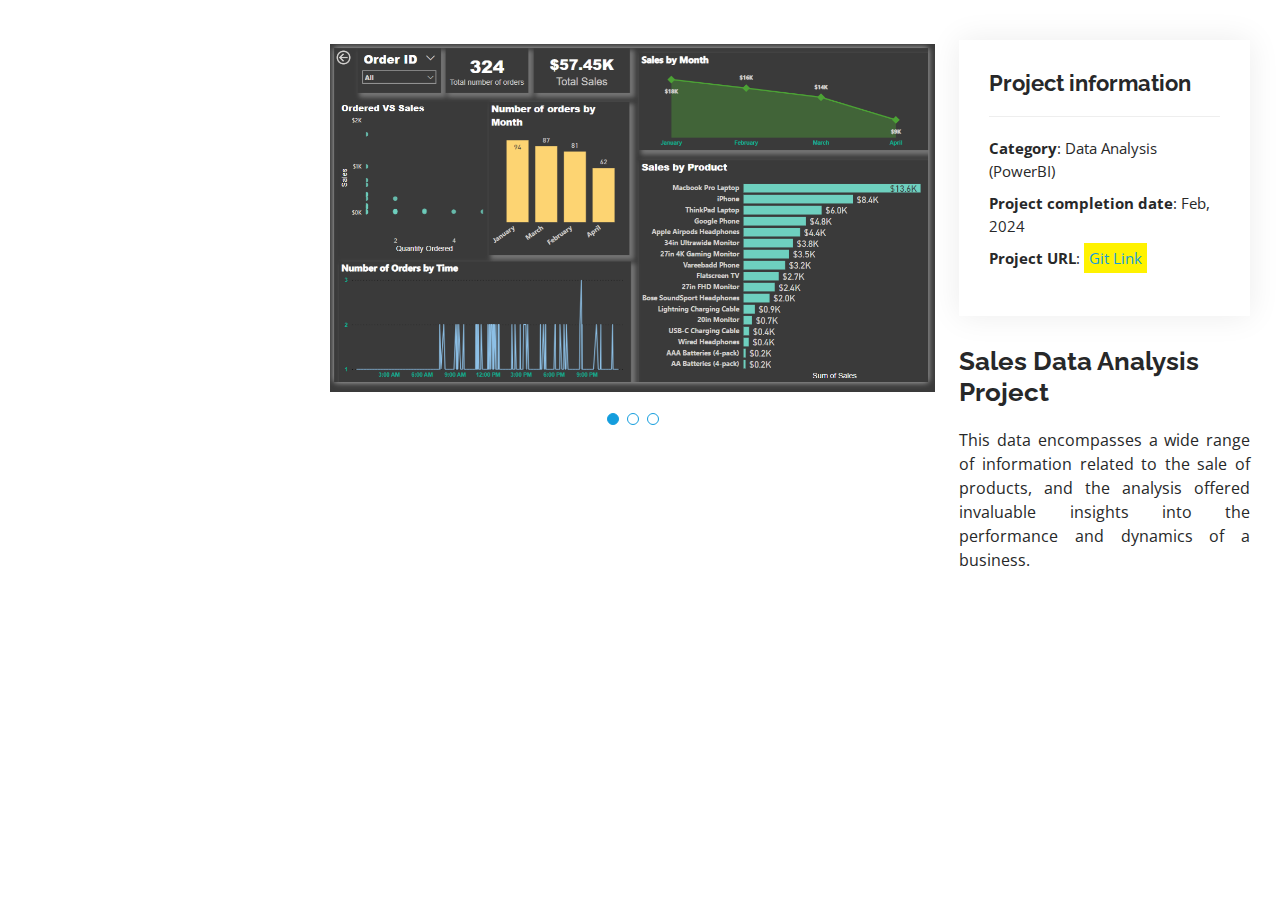
<file: portfolio-details_sales.html>
<!DOCTYPE html>
<html lang="en">

<head>
  <meta charset="utf-8">
  <meta content="width=device-width, initial-scale=1.0" name="viewport">

  <title>Portfolio Details - Personal Bootstrap Template</title>
  <meta content="" name="description">
  <meta content="" name="keywords">

  <!-- Favicons -->
  <link href="assets/img/favicon.png" rel="icon">
  <link href="assets/img/apple-touch-icon.png" rel="apple-touch-icon">

  <!-- Google Fonts -->
  <link href="https://fonts.googleapis.com/css?family=Open+Sans:300,300i,400,400i,600,600i,700,700i|Raleway:300,300i,400,400i,500,500i,600,600i,700,700i|Poppins:300,300i,400,400i,500,500i,600,600i,700,700i" rel="stylesheet">

  <!-- Vendor CSS Files -->
  <link href="assets/vendor/aos/aos.css" rel="stylesheet">
  <link href="assets/vendor/bootstrap/css/bootstrap.min.css" rel="stylesheet">
  <link href="assets/vendor/bootstrap-icons/bootstrap-icons.css" rel="stylesheet">
  <link href="assets/vendor/boxicons/css/boxicons.min.css" rel="stylesheet">
  <link href="assets/vendor/glightbox/css/glightbox.min.css" rel="stylesheet">
  <link href="assets/vendor/swiper/swiper-bundle.min.css" rel="stylesheet">

  <!-- Template Main CSS File -->
  <link href="assets/css/style.css" rel="stylesheet">

  <!-- =======================================================
  * Template Name: MyResume
  * Updated: Jul 27 2023 with Bootstrap v5.3.1
  * Template URL: https://bootstrapmade.com/free-html-bootstrap-template-my-resume/
  * Author: BootstrapMade.com
  * License: https://bootstrapmade.com/license/
  ======================================================== -->
</head>

<body>

  <main id="main">

    <!-- ======= Portfolio Details Section ======= -->
    <section id="portfolio-details" class="portfolio-details">
      <div class="container">

        <div class="row gy-4">

          <div class="col-lg-8">
            <div class="portfolio-details-slider swiper">
              <div class="swiper-wrapper align-items-center">

                <div class="swiper-slide">
                  <img src="assets\img\portfolio\sales1.png" alt="">
                </div>

                <div class="swiper-slide">
                  <img src="assets\img\portfolio\sales2.png" alt="">
                </div>

                <div class="swiper-slide">
                  <img src="assets\img\portfolio\sales3.png" alt="">
                </div>

              </div>
              <div class="swiper-pagination"></div>
            </div>
          </div>

          <div class="col-lg-4">
            <div class="portfolio-info">
              <h3>Project information</h3>
              <ul>
                <li><strong>Category</strong>: Data Analysis (PowerBI)</li>
                <li><strong>Project completion date</strong>: Feb, 2024</li>
                <li><strong>Project URL</strong>: <a href="https://github.com/rahul-penumadu/Sales" style="background-color: rgb(255, 242, 0); padding: 5px;">Git Link</a></li>
              </ul>
            </div>
            <div class="portfolio-description">
              <h2>Sales Data Analysis Project</h2>
              <p align="justify">
                This data encompasses a wide range of information related to the sale of products, and the analysis offered invaluable insights into the performance and dynamics of a business.
              </p>
            </div>
          </div>
          

        </div>

      </div>
    </section><!-- End Portfolio Details Section -->

  </main><!-- End #main -->

  <div id="preloader"></div>
  <a href="#" class="back-to-top d-flex align-items-center justify-content-center"><i class="bi bi-arrow-up-short"></i></a>

  <!-- Vendor JS Files -->
  <script src="assets/vendor/purecounter/purecounter_vanilla.js"></script>
  <script src="assets/vendor/aos/aos.js"></script>
  <script src="assets/vendor/bootstrap/js/bootstrap.bundle.min.js"></script>
  <script src="assets/vendor/glightbox/js/glightbox.min.js"></script>
  <script src="assets/vendor/isotope-layout/isotope.pkgd.min.js"></script>
  <script src="assets/vendor/swiper/swiper-bundle.min.js"></script>
  <script src="assets/vendor/typed.js/typed.umd.js"></script>
  <script src="assets/vendor/waypoints/noframework.waypoints.js"></script>
  <script src="assets/vendor/php-email-form/validate.js"></script>

  <!-- Template Main JS File -->
  <script src="assets/js/main.js"></script>

</body>

</html>
</file>
<file: assets/css/style.css>
/**
* Template Name: iPortfolio
* Updated: Jan 29 2024 with Bootstrap v5.3.2
* Template URL: https://bootstrapmade.com/iportfolio-bootstrap-portfolio-websites-template/
* Author: BootstrapMade.com
* License: https://bootstrapmade.com/license/
*/

/*--------------------------------------------------------------
# General
--------------------------------------------------------------*/
body {
  font-family: "Open Sans", sans-serif;
  color: #272829;
}

a {
  color: #149ddd;
  text-decoration: none;
}

a:hover {
  color: #37b3ed;
  text-decoration: none;
}

h1,
h2,
h3,
h4,
h5,
h6 {
  font-family: "Raleway", sans-serif;
}

/*--------------------------------------------------------------
# Back to top button
--------------------------------------------------------------*/
.back-to-top {
  position: fixed;
  visibility: hidden;
  opacity: 0;
  right: 15px;
  bottom: 15px;
  z-index: 996;
  background: #149ddd;
  width: 40px;
  height: 40px;
  border-radius: 50px;
  transition: all 0.4s;
}

.back-to-top i {
  font-size: 28px;
  color: #fff;
  line-height: 0;
}

.back-to-top:hover {
  background: #2eafec;
  color: #fff;
}

.back-to-top.active {
  visibility: visible;
  opacity: 1;
}

/*--------------------------------------------------------------
# Header
--------------------------------------------------------------*/
#header {
  position: fixed;
  top: 0;
  left: 0;
  bottom: 0;
  width: 300px;
  transition: all ease-in-out 0.5s;
  z-index: 9997;
  transition: all 0.5s;
  padding: 0 15px;
  background: #040b14;
  overflow-y: auto;
}

#header .profile img {
  margin: 15px auto;
  display: block;
  width: 120px;
  border: 8px solid #2c2f3f;
}

#header .profile h1 {
  font-size: 24px;
  margin: 0;
  padding: 0;
  font-weight: 600;
  -moz-text-align-last: center;
  text-align-last: center;
  font-family: "Poppins", sans-serif;
}

#header .profile h1 a,
#header .profile h1 a:hover {
  color: #fff;
  text-decoration: none;
}

#header .profile .social-links a {
  font-size: 18px;
  display: inline-block;
  background: #212431;
  color: #fff;
  line-height: 1;
  padding: 8px 0;
  margin-right: 4px;
  border-radius: 50%;
  text-align: center;
  width: 36px;
  height: 36px;
  transition: 0.3s;
}

#header .profile .social-links a:hover {
  background: #149ddd;
  color: #fff;
  text-decoration: none;
}

#main {
  margin-left: 300px;
}

.container,
.container-fluid {
  padding-left: 30px;
  padding-right: 30px;
}

@media (max-width: 1199px) {
  #header {
    left: -300px;
  }

  #main {
    margin-left: 0;
  }

  .container,
  .container-fluid {
    padding-left: 12px;
    padding-right: 12px;
  }
}

/*--------------------------------------------------------------
# Navigation Menu
--------------------------------------------------------------*/
/* Desktop Navigation */
.nav-menu {
  padding: 30px 0 0 0;
}

.nav-menu * {
  margin: 0;
  padding: 0;
  list-style: none;
}

.nav-menu>ul>li {
  position: relative;
  white-space: nowrap;
}

.nav-menu a,
.nav-menu a:focus {
  display: flex;
  align-items: center;
  color: #a8a9b4;
  padding: 12px 15px;
  margin-bottom: 8px;
  transition: 0.3s;
  font-size: 15px;
}

.nav-menu a i,
.nav-menu a:focus i {
  font-size: 24px;
  padding-right: 8px;
  color: #6f7180;
}

.nav-menu a:hover,
.nav-menu .active,
.nav-menu .active:focus,
.nav-menu li:hover>a {
  text-decoration: none;
  color: #fff;
}

.nav-menu a:hover i,
.nav-menu .active i,
.nav-menu .active:focus i,
.nav-menu li:hover>a i {
  color: #149ddd;
}

/* Mobile Navigation */
.mobile-nav-toggle {
  position: fixed;
  right: 15px;
  top: 15px;
  z-index: 9998;
  border: 0;
  font-size: 24px;
  transition: all 0.4s;
  outline: none !important;
  background-color: #149ddd;
  color: #fff;
  width: 40px;
  height: 40px;
  display: inline-flex;
  align-items: center;
  justify-content: center;
  line-height: 0;
  border-radius: 50px;
  cursor: pointer;
}

.mobile-nav-active {
  overflow: hidden;
}

.mobile-nav-active #header {
  left: 0;
}

/*--------------------------------------------------------------
# Hero Section
--------------------------------------------------------------*/
#hero {
  width: 100%;
  height: 100vh;
  background: url("../img/portfolio/bgpc.jpeg") top center;
  background-size: cover;
}

#hero:before {
  content: "";
  background: rgba(5, 13, 24, 0.3);
  position: absolute;
  bottom: 0;
  top: 0;
  left: 0;
  right: 0;
  z-index: 1;
}

#hero .hero-container {
  position: relative;
  z-index: 2;
  min-width: 300px;
}

#hero h1 {
  margin: 0 0 10px 0;
  font-size: 64px;
  font-weight: 700;
  line-height: 56px;
  color: #fff;
}

#hero p {
  color: #fff;
  margin-bottom: 50px;
  font-size: 26px;
  font-family: "Poppins", sans-serif;
}

#hero p span {
  color: #fff;
  padding-bottom: 4px;
  letter-spacing: 1px;
  border-bottom: 3px solid #149ddd;
}

@media (min-width: 1024px) {
  #hero {
    background-attachment: fixed;
  }
}

@media (max-width: 768px) {
  #hero h1 {
    font-size: 28px;
    line-height: 36px;
  }

  #hero h2 {
    font-size: 18px;
    line-height: 24px;
    margin-bottom: 30px;
  }
}

/*--------------------------------------------------------------
# Sections General
--------------------------------------------------------------*/
section {
  padding: 60px 0;
  overflow: hidden;
}

.section-bg {
  background: #f5f8fd;
}

.section-title {
  padding-bottom: 30px;
}

.section-title h2 {
  font-size: 32px;
  font-weight: bold;
  margin-bottom: 20px;
  padding-bottom: 20px;
  position: relative;
  color: #173b6c;
}

.section-title h2::after {
  content: "";
  position: absolute;
  display: block;
  width: 50px;
  height: 3px;
  background: #149ddd;
  bottom: 0;
  left: 0;
}

.section-title p {
  margin-bottom: 0;
}

/*--------------------------------------------------------------
# About
--------------------------------------------------------------*/
.about .content {
  width: 100%;
  max-width: 1200px;
  margin: 0 auto;
  padding: 0 20px;
}

.about .content h3 {
  font-weight: 700;
  font-size: 26px;
  color: #173b6c;
  white-space: pre-line;
}

.about .content ul {
  list-style: none;
  padding: 0;
}

.about .content ul li {
  margin-bottom: 20px;
  text-align: left; /* Align text to the left */
}

.about .content ul strong {
  margin-right: 10px;
}

.about .content ul i {
  font-size: 16px;
  margin-right: 5px;
  color: #149ddd;
  line-height: 0;
}

.about .content p:last-child {
  margin-bottom: 0;
}

.about .content p {
  text-align: justify;
  margin-bottom: 15px;
}

/*--------------------------------------------------------------
# Facts
--------------------------------------------------------------*/
.facts {
  padding-bottom: 30px;
}

.facts .count-box {
  padding: 30px;
  width: 100%;
}

.facts .count-box i {
  display: block;
  font-size: 44px;
  color: #149ddd;
  float: left;
  line-height: 0;
}

.facts .count-box span {
  font-size: 48px;
  line-height: 40px;
  display: block;
  font-weight: 700;
  color: #050d18;
  margin-left: 60px;
}

.facts .count-box p {
  padding: 15px 0 0 0;
  margin: 0 0 0 60px;
  font-family: "Raleway", sans-serif;
  font-size: 14px;
  color: #122f57;
}

.facts .count-box a {
  font-weight: 600;
  display: block;
  margin-top: 20px;
  color: #122f57;
  font-size: 15px;
  font-family: "Poppins", sans-serif;
  transition: ease-in-out 0.3s;
}

.facts .count-box a:hover {
  color: #1f5297;
}

/*--------------------------------------------------------------
# skills
--------------------------------------------------------------*/
.skills .skills-content {
  display: grid;
  grid-template-columns: repeat(4, 1fr); /* 4 columns */
  gap: 10px; /* Adjust as needed */
}

.skills .skill-box {
  background-color: #f4f4f4; /* Background color for styling */
  padding: 10px;
  border-radius: 5px;
}

.skills .skill {
  display: block;
  margin-bottom: 5px;
  font-weight: 600;
  font-family: "Poppins", sans-serif;
  color: #050d18;
}


/*--------------------------------------------------------------
# Resume
--------------------------------------------------------------*/
.resume .resume-title {
  font-size: 26px;
  font-weight: 700;
  margin-top: 20px;
  margin-bottom: 20px;
  color: #050d18;
}

.resume .resume-item {
  padding: 0 0 20px 20px;
  margin-top: -2px;
  border-left: 2px solid #1f5297;
  position: relative;
}

.resume .resume-item h4 {
  line-height: 18px;
  font-size: 18px;
  font-weight: 600;
  text-transform: uppercase;
  font-family: "Poppins", sans-serif;
  color: #050d18;
  margin-bottom: 10px;
}

.resume .resume-item h5 {
  font-size: 16px;
  background: #e4edf9;
  padding: 5px 15px;
  display: inline-block;
  font-weight: 600;
  margin-bottom: 10px;
}

.resume .resume-item ul {
  padding-left: 20px;
}

.resume .resume-item ul li {
  padding-bottom: 10px;
}

.resume .resume-item:last-child {
  padding-bottom: 0;
}

.resume .resume-item::before {
  content: "";
  position: absolute;
  width: 16px;
  height: 16px;
  border-radius: 50px;
  left: -9px;
  top: 0;
  background: #fff;
  border: 2px solid #1f5297;
}

/*--------------------------------------------------------------
# Portfolio
--------------------------------------------------------------*/
.portfolio .portfolio-item {
  margin-bottom: 30px;
}

.portfolio #portfolio-flters {
  padding: 0;
  margin: 0 auto 35px auto;
  list-style: none;
  text-align: center;
  background: #fff;
  border-radius: 50px;
  padding: 2px 15px;
}

.portfolio #portfolio-flters li {
  cursor: pointer;
  display: inline-block;
  padding: 10px 15px 8px 15px;
  font-size: 14px;
  font-weight: 600;
  line-height: 1;
  text-transform: uppercase;
  color: #272829;
  margin-bottom: 5px;
  transition: all 0.3s ease-in-out;
}

.portfolio #portfolio-flters li:hover,
.portfolio #portfolio-flters li.filter-active {
  color: #149ddd;
}

.portfolio #portfolio-flters li:last-child {
  margin-right: 0;
}

.portfolio .portfolio-wrap {
  transition: 0.3s;
  position: relative;
  overflow: hidden;
  z-index: 1;
}

.portfolio .portfolio-wrap::before {
  content: "";
  background: rgba(255, 255, 255, 0.5);
  position: absolute;
  left: 0;
  right: 0;
  top: 0;
  bottom: 0;
  transition: all ease-in-out 0.3s;
  z-index: 2;
  opacity: 0;
}

.portfolio .portfolio-wrap .portfolio-links {
  opacity: 1;
  left: 0;
  right: 0;
  bottom: -60px;
  z-index: 3;
  position: absolute;
  transition: all ease-in-out 0.3s;
  display: flex;
  justify-content: center;
}

.portfolio .portfolio-wrap .portfolio-links a {
  color: #fff;
  font-size: 28px;
  text-align: center;
  background: rgba(20, 157, 221, 0.75);
  transition: 0.3s;
  width: 50%;
}

.portfolio .portfolio-wrap .portfolio-links a:hover {
  background: rgba(20, 157, 221, 0.95);
}

.portfolio .portfolio-wrap .portfolio-links a+a {
  border-left: 1px solid #37b3ed;
}

.portfolio .portfolio-wrap:hover::before {
  top: 0;
  left: 0;
  right: 0;
  bottom: 0;
  opacity: 1;
}

.portfolio .portfolio-wrap:hover .portfolio-links {
  opacity: 1;
  bottom: 0;
}

/*--------------------------------------------------------------
# Portfolio Details
--------------------------------------------------------------*/
.portfolio-details {
  padding-top: 40px;
}

.portfolio-details .portfolio-details-slider img {
  width: 100%;
}

.portfolio-details .portfolio-details-slider .swiper-pagination {
  margin-top: 20px;
  position: relative;
}

.portfolio-details .portfolio-details-slider .swiper-pagination .swiper-pagination-bullet {
  width: 12px;
  height: 12px;
  background-color: #fff;
  opacity: 1;
  border: 1px solid #149ddd;
}

.portfolio-details .portfolio-details-slider .swiper-pagination .swiper-pagination-bullet-active {
  background-color: #149ddd;
}

.portfolio-details .portfolio-info {
  padding: 30px;
  box-shadow: 0px 0 30px rgba(5, 13, 24, 0.08);
}

.portfolio-details .portfolio-info h3 {
  font-size: 22px;
  font-weight: 700;
  margin-bottom: 20px;
  padding-bottom: 20px;
  border-bottom: 1px solid #eee;
}

.portfolio-details .portfolio-info ul {
  list-style: none;
  padding: 0;
  font-size: 15px;
}

.portfolio-details .portfolio-info ul li+li {
  margin-top: 10px;
}

.portfolio-details .portfolio-description {
  padding-top: 30px;
}

.portfolio-details .portfolio-description h2 {
  font-size: 26px;
  font-weight: 700;
  margin-bottom: 20px;
}

.portfolio-details .portfolio-description p {
  padding: 0;
}

/*--------------------------------------------------------------
# Services
--------------------------------------------------------------*/
.services .icon-box {
  margin-bottom: 20px;
}

.services .icon {
  float: left;
  display: flex;
  align-items: center;
  justify-content: center;
  width: 54px;
  height: 54px;
  background: #149ddd;
  border-radius: 50%;
  transition: 0.5s;
  border: 1px solid #149ddd;
}

.services .icon i {
  color: #fff;
  font-size: 24px;
  line-height: 0;
}

.services .icon-box:hover .icon {
  background: #fff;
}

.services .icon-box:hover .icon i {
  color: #149ddd;
}

.services .title {
  margin-left: 80px;
  font-weight: 700;
  margin-bottom: 15px;
  font-size: 18px;
}

.services .title a {
  color: #343a40;
}

.services .title a:hover {
  color: #149ddd;
}

.services .description {
  margin-left: 80px;
  line-height: 24px;
  font-size: 14px;
}

/*--------------------------------------------------------------
# Testimonials
--------------------------------------------------------------*/
.testimonials .testimonials-carousel,
.testimonials .testimonials-slider {
  overflow: hidden;
}

.testimonials .testimonial-item {
  box-sizing: content-box;
  text-align: center;
  min-height: 320px;
}

.testimonials .testimonial-item .testimonial-img {
  width: 90px;
  border-radius: 50%;
  margin: 0 auto;
}

.testimonials .testimonial-item h3 {
  font-size: 18px;
  font-weight: bold;
  margin: 10px 0 5px 0;
  color: #111;
}

.testimonials .testimonial-item h4 {
  font-size: 14px;
  color: #999;
  margin: 0;
}




.testimonials .testimonial-item.expandable p {
   max-height: 100px; /* Set a maximum height to show a limited number of lines */
   overflow: hidden;
   position: relative;
}

.testimonials .testimonial-item.expandable .see-more-toggle:checked + .see-more-label + p {
   max-height: none; /* Remove the max-height when the checkbox is checked to show full content */
}

.testimonials .testimonial-item.expandable .see-more-label {
   display: block;
   text-align: center;
   color: #149ddd;
   cursor: pointer;
}

.testimonials .testimonial-item .quote-icon-left,
.testimonials .testimonial-item .quote-icon-right {
  color: #c3e8fa;
  font-size: 26px;
}

.testimonials .testimonial-item .quote-icon-left {
  display: inline-block;
  left: -5px;
  position: relative;
}

.testimonials .testimonial-item .quote-icon-right {
  display: inline-block;
  right: -5px;
  position: relative;
  top: 10px;
}

.testimonials .testimonial-item p {
  font-style: italic;
  margin: 0 15px 15px 15px;
  padding: 20px;
  background: #fff;
  position: relative;
  margin-bottom: 35px;
  border-radius: 6px;
  box-shadow: 0px 2px 15px rgba(0, 0, 0, 0.1);
}

.testimonials .testimonial-item p::after {
  content: "";
  width: 0;
  height: 0;
  border-top: 20px solid #fff;
  border-right: 20px solid transparent;
  border-left: 20px solid transparent;
  position: absolute;
  bottom: -20px;
  left: calc(50% - 20px);
}

.testimonials .swiper-pagination {
  margin-top: 20px;
  position: relative;
}

.testimonials .swiper-pagination .swiper-pagination-bullet {
  width: 12px;
  height: 12px;
  background-color: #fff;
  opacity: 1;
  border: 1px solid #149ddd;
}

.testimonials .swiper-pagination .swiper-pagination-bullet-active {
  background-color: #149ddd;
}

/*--------------------------------------------------------------
# Contact
--------------------------------------------------------------*/
.contact {
  padding-bottom: 130px;
}

.contact .info {
  padding: 30px;
  background: #fff;
  width: 100%;
  box-shadow: 0 0 24px 0 rgba(0, 0, 0, 0.12);
}

.contact .info i {
  font-size: 20px;
  color: #149ddd;
  float: left;
  width: 44px;
  height: 44px;
  background: #dff3fc;
  display: flex;
  justify-content: center;
  align-items: center;
  border-radius: 50px;
  transition: all 0.3s ease-in-out;
}

.contact .info h4 {
  padding: 0 0 0 60px;
  font-size: 22px;
  font-weight: 600;
  margin-bottom: 5px;
  color: #050d18;
}

.contact .info p {
  padding: 0 0 10px 60px;
  margin-bottom: 20px;
  font-size: 14px;
  color: #173b6c;
}

.contact .info .email p {
  padding-top: 5px;
}

.contact .info .social-links {
  padding-left: 60px;
}

.contact .info .social-links a {
  font-size: 18px;
  display: inline-block;
  background: #333;
  color: #fff;
  line-height: 1;
  padding: 8px 0;
  border-radius: 50%;
  text-align: center;
  width: 36px;
  height: 36px;
  transition: 0.3s;
  margin-right: 10px;
}

.contact .info .social-links a:hover {
  background: #149ddd;
  color: #fff;
}

.contact .info .email:hover i,
.contact .info .address:hover i,
.contact .info .phone:hover i {
  background: #149ddd;
  color: #fff;
}

.contact .php-email-form {
  width: 100%;
  padding: 30px;
  background: #fff;
  box-shadow: 0 0 24px 0 rgba(0, 0, 0, 0.12);
}

.contact .php-email-form .form-group {
  padding-bottom: 8px;
}

.contact .php-email-form .validate {
  display: none;
  color: red;
  margin: 0 0 15px 0;
  font-weight: 400;
  font-size: 13px;
}

.contact .php-email-form .error-message {
  display: none;
  color: #fff;
  background: #ed3c0d;
  text-align: left;
  padding: 15px;
  font-weight: 600;
}

.contact .php-email-form .error-message br+br {
  margin-top: 25px;
}

.contact .php-email-form .sent-message {
  display: none;
  color: #fff;
  background: #18d26e;
  text-align: center;
  padding: 15px;
  font-weight: 600;
}

.contact .php-email-form .loading {
  display: none;
  background: #fff;
  text-align: center;
  padding: 15px;
}

.contact .php-email-form .loading:before {
  content: "";
  display: inline-block;
  border-radius: 50%;
  width: 24px;
  height: 24px;
  margin: 0 10px -6px 0;
  border: 3px solid #18d26e;
  border-top-color: #eee;
  animation: animate-loading 1s linear infinite;
}

.contact .php-email-form .form-group {
  margin-bottom: 15px;
}

.contact .php-email-form label {
  padding-bottom: 8px;
}

.contact .php-email-form input,
.contact .php-email-form textarea {
  border-radius: 0;
  box-shadow: none;
  font-size: 14px;
}

.contact .php-email-form input {
  height: 44px;
}

.contact .php-email-form textarea {
  padding: 10px 15px;
}

.contact .php-email-form button[type=submit] {
  background: #149ddd;
  border: 0;
  padding: 10px 24px;
  color: #fff;
  transition: 0.4s;
  border-radius: 4px;
}

.contact .php-email-form button[type=submit]:hover {
  background: #37b3ed;
}

@keyframes animate-loading {
  0% {
    transform: rotate(0deg);
  }

  100% {
    transform: rotate(360deg);
  }
}

/*--------------------------------------------------------------
# Breadcrumbs
--------------------------------------------------------------*/
.breadcrumbs {
  padding: 20px 0;
  background: #f9f9f9;
}

.breadcrumbs h2 {
  font-size: 26px;
  font-weight: 300;
}

.breadcrumbs ol {
  display: flex;
  flex-wrap: wrap;
  list-style: none;
  padding: 0;
  margin: 0;
  font-size: 15px;
}

.breadcrumbs ol li+li {
  padding-left: 10px;
}

.breadcrumbs ol li+li::before {
  display: inline-block;
  padding-right: 10px;
  color: #0e2442;
  content: "/";
}

@media (max-width: 768px) {
  .breadcrumbs .d-flex {
    display: block !important;
  }

  .breadcrumbs ol {
    display: block;
  }

  .breadcrumbs ol li {
    display: inline-block;
  }
}

/*--------------------------------------------------------------
# Footercol-lg-8 pt-4 pt-lg-0 content" data-aos="fade-left
--------------------------------------------------------------*/
#footer {
  padding: 15px;
  color: #f4f6fd;
  font-size: 14px;
  position: fixed;
  left: 0;
  bottom: 0;
  width: 300px;
  z-index: 9999;
  background: #040b14;
}

#footer .copyright {
  text-align: center;
}

#footer .credits {
  padding-top: 5px;
  text-align: center;
  font-size: 13px;
  color: #eaebf0;
}

@media (max-width: 1199px) {
  #footer {
    position: static;
    width: auto;
    padding-right: 20px 15px;
  }
}
</file>
